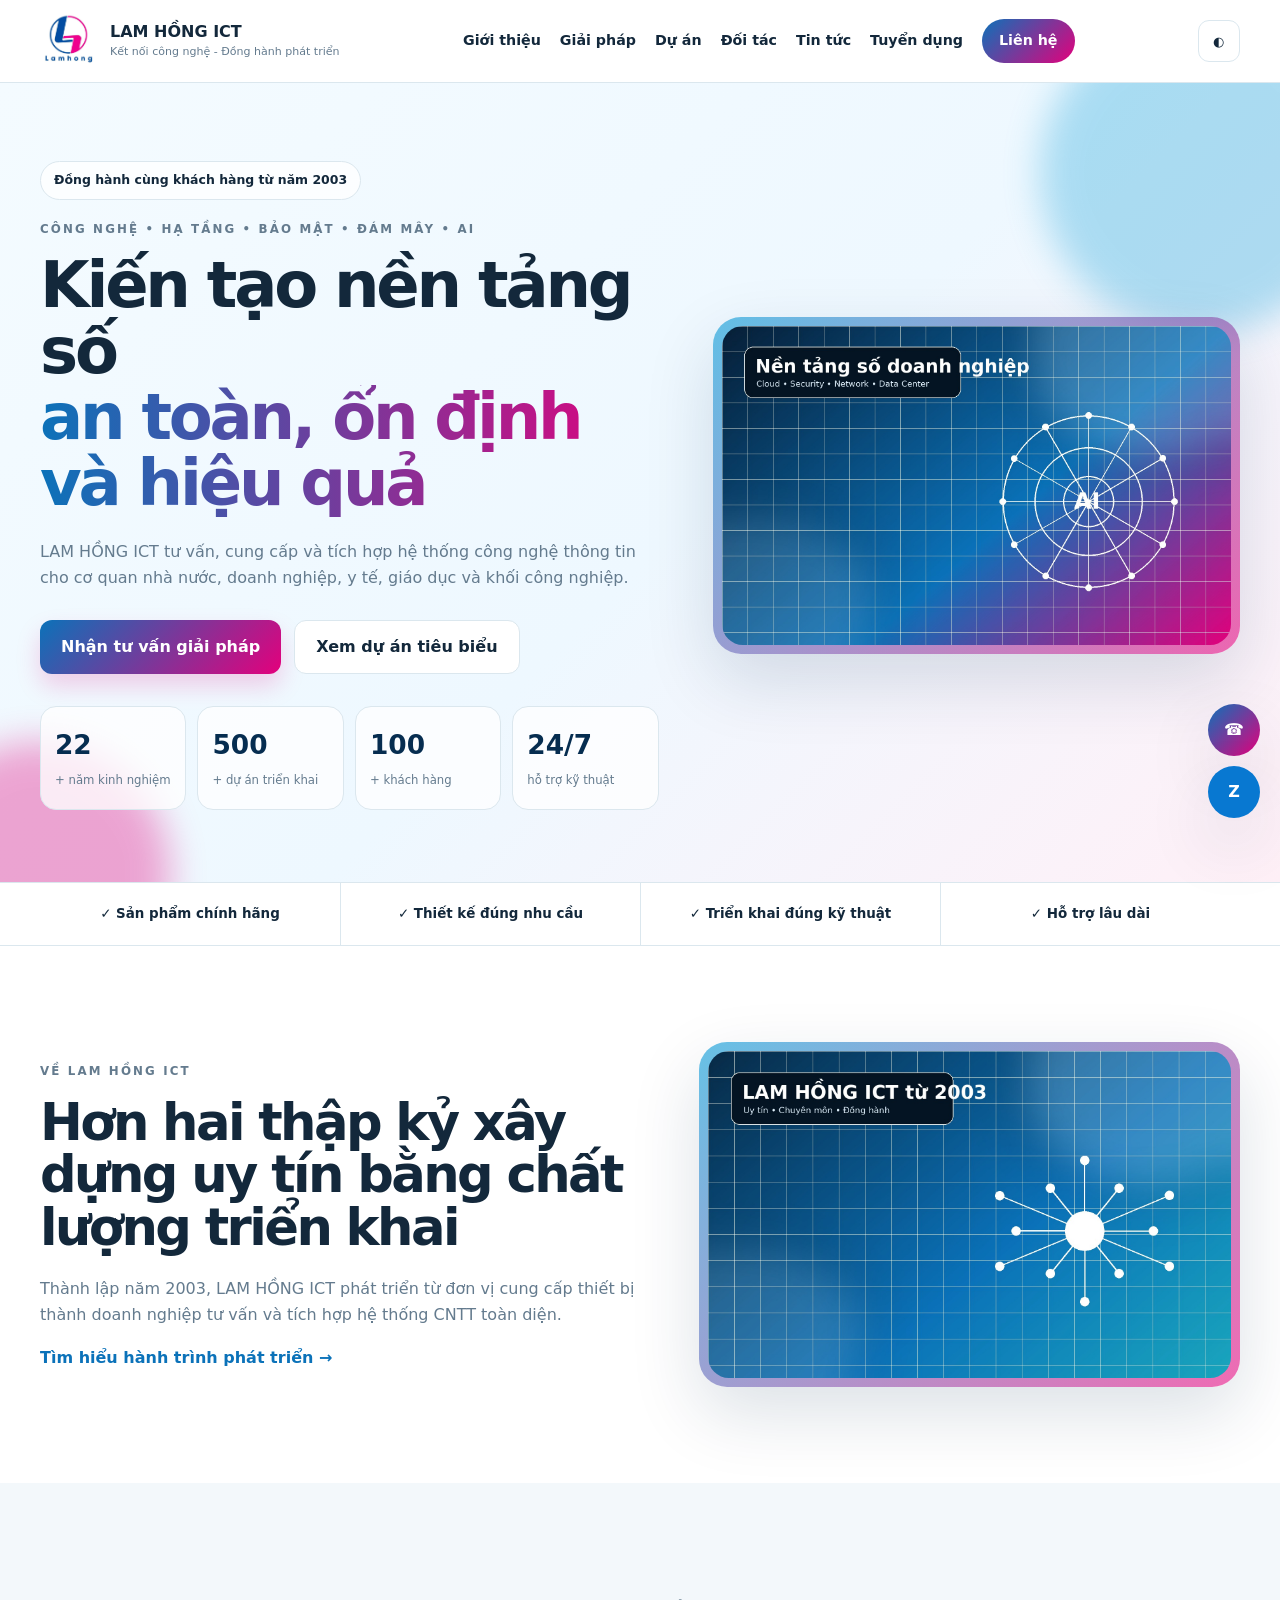
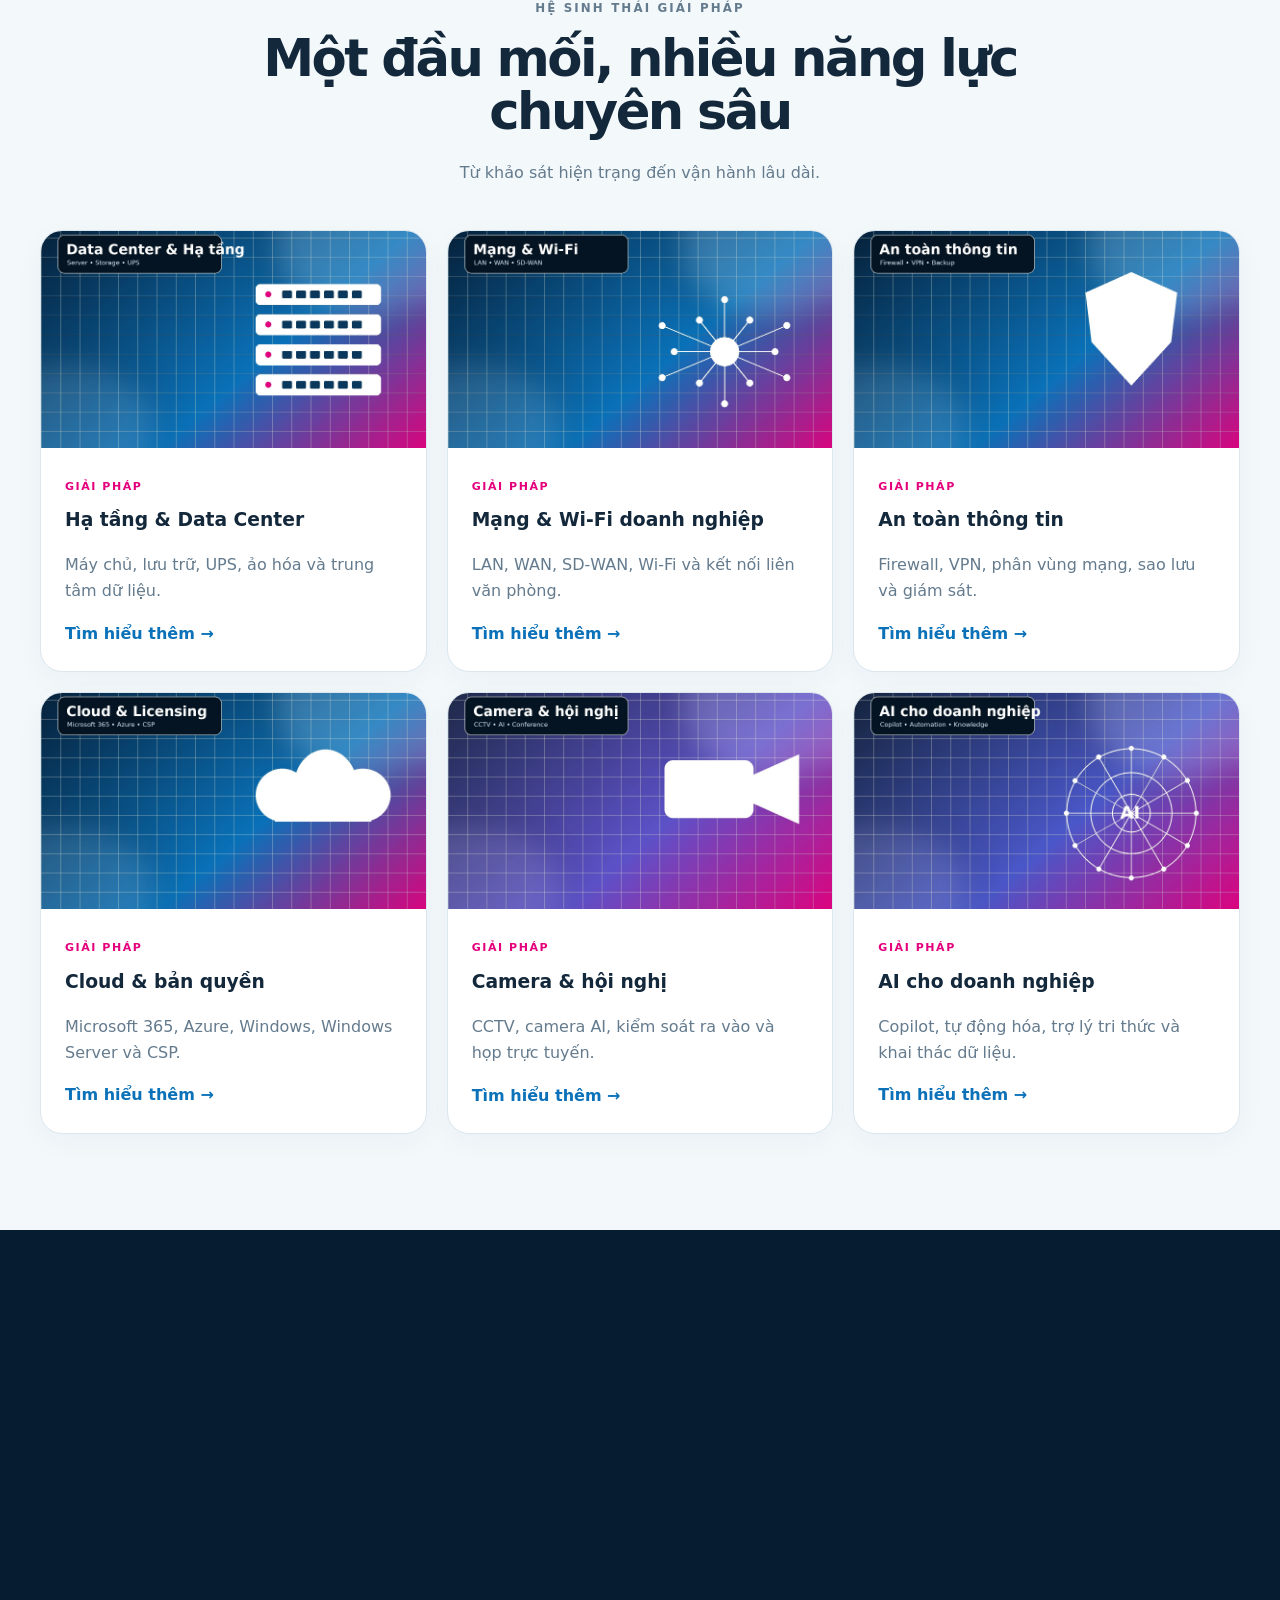
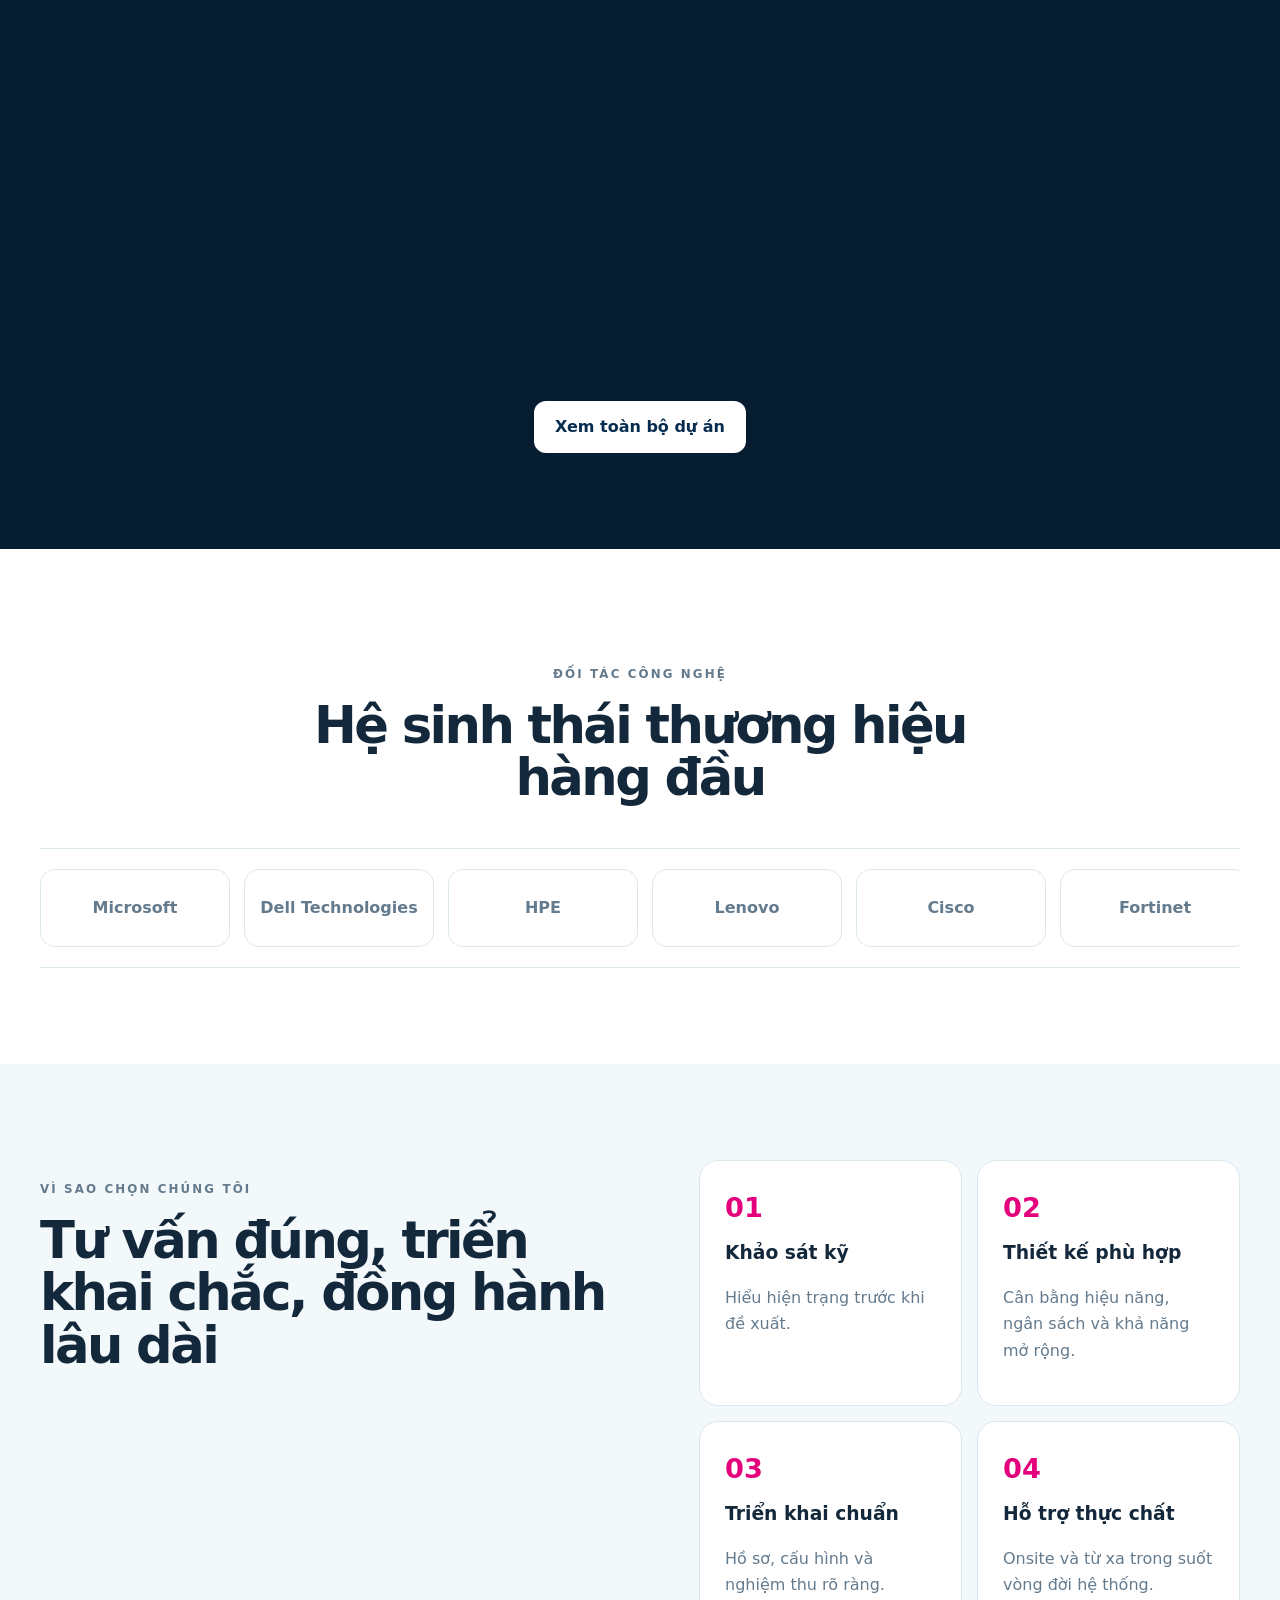
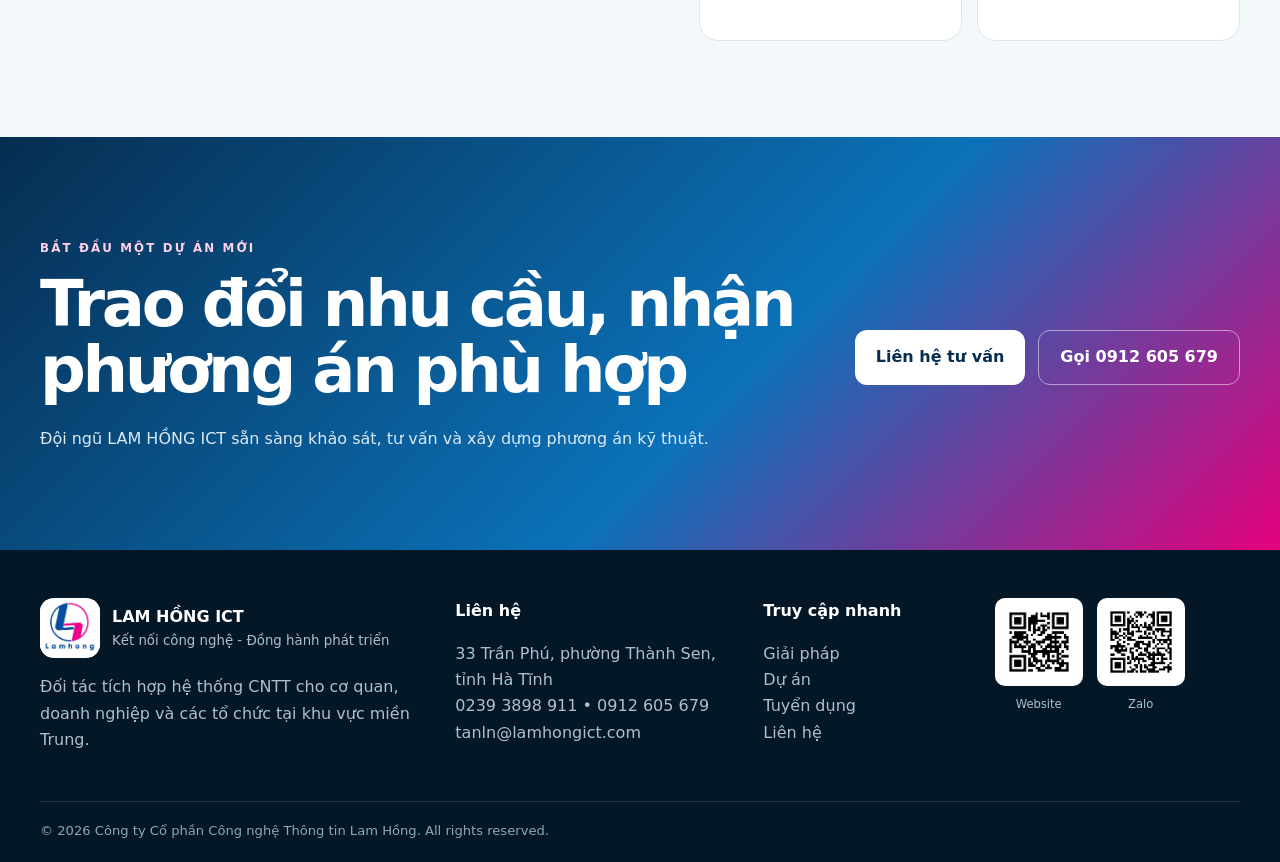
<file: index.html>
<!doctype html><html lang="vi"><head><meta charset="utf-8"><meta name="viewport" content="width=device-width,initial-scale=1">
<meta name="theme-color" content="#062d50"><meta name="robots" content="index,follow">
<link rel="icon" href="logo.jpg"><link rel="apple-touch-icon" href="logo.jpg">
<link rel="manifest" href="manifest.webmanifest"><link rel="stylesheet" href="style.css">
<meta property="og:type" content="website"><meta property="og:site_name" content="LAM HỒNG ICT">
<meta property="og:image" content="https://www.lamhongict.com/hero.jpg">
<meta name="twitter:card" content="summary_large_image">
<title>LAM HỒNG ICT | Giải pháp công nghệ toàn diện</title><meta name="description" content="Tư vấn, cung cấp và tích hợp hệ thống CNTT cho cơ quan và doanh nghiệp.">
<link rel="canonical" href="https://www.lamhongict.com/"><meta property="og:title" content="LAM HỒNG ICT | Giải pháp công nghệ toàn diện"><meta property="og:description" content="Tư vấn, cung cấp và tích hợp hệ thống CNTT cho cơ quan và doanh nghiệp."><meta property="og:url" content="https://www.lamhongict.com/">
<script type="application/ld+json">{"@context": "https://schema.org", "@type": "Organization", "name": "Công ty Cổ phần Công nghệ Thông tin Lam Hồng", "alternateName": "LAM HỒNG ICT", "url": "https://www.lamhongict.com", "logo": "https://www.lamhongict.com/logo.jpg", "email": "tanln@lamhongict.com", "telephone": "+84-912-605-679", "address": {"@type": "PostalAddress", "streetAddress": "33 Trần Phú", "addressLocality": "Thành Sen", "addressRegion": "Hà Tĩnh", "addressCountry": "VN"}, "foundingDate": "2003"}</script></head>
<body><div class="page-progress"></div><header class="site-header"><div class="container nav-wrap">
<a class="brand" href="index.html"><img src="logo.jpg" alt="Logo LAM HỒNG ICT"><span><strong>LAM HỒNG ICT</strong><small>Kết nối công nghệ - Đồng hành phát triển</small></span></a>
<button class="nav-toggle" aria-label="Mở menu" aria-expanded="false"><i></i><i></i><i></i></button>
<nav class="main-nav"><a href="about.html">Giới thiệu</a><a href="solutions.html">Giải pháp</a><a href="projects.html">Dự án</a><a href="partners.html">Đối tác</a><a href="news.html">Tin tức</a><a href="careers.html">Tuyển dụng</a><a class="nav-cta" href="contact.html">Liên hệ</a></nav>
<div class="nav-actions"><button class="theme-toggle" aria-label="Đổi giao diện">◐</button></div></div></header><main>
<section class="hero"><div class="hero-orb orb1"></div><div class="hero-orb orb2"></div><div class="container hero-grid">
<div class="hero-copy reveal"><span class="pill">Đồng hành cùng khách hàng từ năm 2003</span><p class="eyebrow">CÔNG NGHỆ • HẠ TẦNG • BẢO MẬT • ĐÁM MÂY • AI</p>
<h1>Kiến tạo nền tảng số <em>an toàn, ổn định và hiệu quả</em></h1>
<p>LAM HỒNG ICT tư vấn, cung cấp và tích hợp hệ thống công nghệ thông tin cho cơ quan nhà nước, doanh nghiệp, y tế, giáo dục và khối công nghiệp.</p>
<div class="actions"><a class="btn primary" href="contact.html">Nhận tư vấn giải pháp</a><a class="btn secondary" href="projects.html">Xem dự án tiêu biểu</a></div>
<div class="metrics"><article><strong data-count="22">0</strong><span>+ năm kinh nghiệm</span></article><article><strong data-count="500">0</strong><span>+ dự án triển khai</span></article><article><strong data-count="100">0</strong><span>+ khách hàng</span></article><article><strong>24/7</strong><span>hỗ trợ kỹ thuật</span></article></div>
</div><div class="media-frame hero-media reveal"><img src="hero.jpg" alt="Nền tảng số doanh nghiệp"></div></div></section>
<section class="trustbar"><div class="container"><span>✓ Sản phẩm chính hãng</span><span>✓ Thiết kế đúng nhu cầu</span><span>✓ Triển khai đúng kỹ thuật</span><span>✓ Hỗ trợ lâu dài</span></div></section>
<section class="section"><div class="container split"><div class="heading reveal"><p class="eyebrow">VỀ LAM HỒNG ICT</p><h2>Hơn hai thập kỷ xây dựng uy tín bằng chất lượng triển khai</h2><p>Thành lập năm 2003, LAM HỒNG ICT phát triển từ đơn vị cung cấp thiết bị thành doanh nghiệp tư vấn và tích hợp hệ thống CNTT toàn diện.</p><a class="text-link" href="about.html">Tìm hiểu hành trình phát triển →</a></div><div class="media-frame reveal"><img src="about.jpg" alt=""></div></div></section>
<section class="section soft"><div class="container"><div class="heading center reveal"><p class="eyebrow">HỆ SINH THÁI GIẢI PHÁP</p><h2>Một đầu mối, nhiều năng lực chuyên sâu</h2><p>Từ khảo sát hiện trạng đến vận hành lâu dài.</p></div><div class="visual-grid"><a class="visual-card reveal" href="solutions.html"><img src="solution-server.jpg" loading="lazy"><div><span class="card-kicker">GIẢI PHÁP</span><h3>Hạ tầng & Data Center</h3><p>Máy chủ, lưu trữ, UPS, ảo hóa và trung tâm dữ liệu.</p><b>Tìm hiểu thêm →</b></div></a><a class="visual-card reveal" href="solutions.html"><img src="solution-network.jpg" loading="lazy"><div><span class="card-kicker">GIẢI PHÁP</span><h3>Mạng & Wi‑Fi doanh nghiệp</h3><p>LAN, WAN, SD‑WAN, Wi‑Fi và kết nối liên văn phòng.</p><b>Tìm hiểu thêm →</b></div></a><a class="visual-card reveal" href="solutions.html"><img src="solution-security.jpg" loading="lazy"><div><span class="card-kicker">GIẢI PHÁP</span><h3>An toàn thông tin</h3><p>Firewall, VPN, phân vùng mạng, sao lưu và giám sát.</p><b>Tìm hiểu thêm →</b></div></a><a class="visual-card reveal" href="solutions.html"><img src="solution-cloud.jpg" loading="lazy"><div><span class="card-kicker">GIẢI PHÁP</span><h3>Cloud & bản quyền</h3><p>Microsoft 365, Azure, Windows, Windows Server và CSP.</p><b>Tìm hiểu thêm →</b></div></a><a class="visual-card reveal" href="solutions.html"><img src="solution-camera.jpg" loading="lazy"><div><span class="card-kicker">GIẢI PHÁP</span><h3>Camera & hội nghị</h3><p>CCTV, camera AI, kiểm soát ra vào và họp trực tuyến.</p><b>Tìm hiểu thêm →</b></div></a><a class="visual-card reveal" href="solutions.html"><img src="solution-ai.jpg" loading="lazy"><div><span class="card-kicker">GIẢI PHÁP</span><h3>AI cho doanh nghiệp</h3><p>Copilot, tự động hóa, trợ lý tri thức và khai thác dữ liệu.</p><b>Tìm hiểu thêm →</b></div></a></div></div></section>
<section class="section dark"><div class="container"><div class="heading reveal"><p class="eyebrow">DỰ ÁN TIÊU BIỂU</p><h2>Kinh nghiệm triển khai đa ngành</h2><p>Năng lực được kiểm chứng qua các dự án thực tế.</p></div><div class="project-grid"><article class="project-card reveal"><img src="project-gov.jpg" loading="lazy"><div><small>CƠ QUAN NHÀ NƯỚC</small><h3>Hải quan & đơn vị hành chính</h3><p>Hạ tầng mạng, máy chủ, lưu trữ, bảo mật và camera.</p></div></article><article class="project-card reveal"><img src="project-energy.jpg" loading="lazy"><div><small>NĂNG LƯỢNG</small><h3>PV Power TSC miền Trung</h3><p>Firewall, kết nối liên văn phòng, NAS và chuẩn hóa vận hành.</p></div></article><article class="project-card reveal"><img src="project-energy.jpg" loading="lazy"><div><small>CÔNG NGHIỆP</small><h3>Nhiệt điện Vũng Áng II</h3><p>Camera, cáp quang, wireless bridge và hạ tầng giám sát ngoài trời.</p></div></article></div><div class="center"><a class="btn light" href="projects.html">Xem toàn bộ dự án</a></div></div></section>
<section class="section"><div class="container"><div class="heading center reveal"><p class="eyebrow">ĐỐI TÁC CÔNG NGHỆ</p><h2>Hệ sinh thái thương hiệu hàng đầu</h2></div><div class="logo-marquee"><div class="logo-track"><span>Microsoft</span><span>Dell Technologies</span><span>HPE</span><span>Lenovo</span><span>Cisco</span><span>Fortinet</span><span>Synology</span><span>Ubiquiti</span><span>Ruijie</span><span>MikroTik</span><span>Hikvision</span><span>APC</span><span>Canon</span><span>HP</span><span>Brother</span><span>Epson</span><span>Microsoft</span><span>Dell Technologies</span><span>HPE</span><span>Lenovo</span><span>Cisco</span><span>Fortinet</span><span>Synology</span><span>Ubiquiti</span><span>Ruijie</span><span>MikroTik</span><span>Hikvision</span><span>APC</span><span>Canon</span><span>HP</span><span>Brother</span><span>Epson</span></div></div></div></section>
<section class="section soft"><div class="container why-grid"><div class="heading reveal"><p class="eyebrow">VÌ SAO CHỌN CHÚNG TÔI</p><h2>Tư vấn đúng, triển khai chắc, đồng hành lâu dài</h2></div><div class="why-cards"><article><b>01</b><h3>Khảo sát kỹ</h3><p>Hiểu hiện trạng trước khi đề xuất.</p></article><article><b>02</b><h3>Thiết kế phù hợp</h3><p>Cân bằng hiệu năng, ngân sách và khả năng mở rộng.</p></article><article><b>03</b><h3>Triển khai chuẩn</h3><p>Hồ sơ, cấu hình và nghiệm thu rõ ràng.</p></article><article><b>04</b><h3>Hỗ trợ thực chất</h3><p>Onsite và từ xa trong suốt vòng đời hệ thống.</p></article></div></div></section>
<section class="cta"><div class="container cta-grid"><div><p class="eyebrow">BẮT ĐẦU MỘT DỰ ÁN MỚI</p><h2>Trao đổi nhu cầu, nhận phương án phù hợp</h2><p>Đội ngũ LAM HỒNG ICT sẵn sàng khảo sát, tư vấn và xây dựng phương án kỹ thuật.</p></div><div class="actions"><a class="btn light" href="contact.html">Liên hệ tư vấn</a><a class="btn outline" href="tel:+84912605679">Gọi 0912 605 679</a></div></div></section>
</main><footer class="site-footer"><div class="container footer-grid">
<div class="footer-about"><div class="footer-brand"><img src="logo.jpg" alt=""><div><strong>LAM HỒNG ICT</strong><small>Kết nối công nghệ - Đồng hành phát triển</small></div></div><p>Đối tác tích hợp hệ thống CNTT cho cơ quan, doanh nghiệp và các tổ chức tại khu vực miền Trung.</p></div>
<div><strong>Liên hệ</strong><p>33 Trần Phú, phường Thành Sen, tỉnh Hà Tĩnh<br>0239 3898 911 • 0912 605 679<br><a href="mailto:tanln@lamhongict.com">tanln@lamhongict.com</a></p></div>
<div><strong>Truy cập nhanh</strong><p><a href="solutions.html">Giải pháp</a><br><a href="projects.html">Dự án</a><br><a href="careers.html">Tuyển dụng</a><br><a href="contact.html">Liên hệ</a></p></div>
<div class="qr-group"><figure><img src="qr-website.png"><figcaption>Website</figcaption></figure><figure><img src="qr-zalo.png"><figcaption>Zalo</figcaption></figure></div>
</div><div class="container copyright">© 2026 Công ty Cổ phần Công nghệ Thông tin Lam Hồng. All rights reserved.</div></footer>
<div class="float-stack"><a class="float-btn" href="tel:+84912605679" aria-label="Gọi điện">☎</a><a class="float-btn zalo" href="https://zalo.me/84912605679" target="_blank" rel="noopener" aria-label="Zalo">Z</a><button class="float-btn back-top" aria-label="Lên đầu trang">↑</button></div>
<script src="main.js"></script></body></html>
</file>
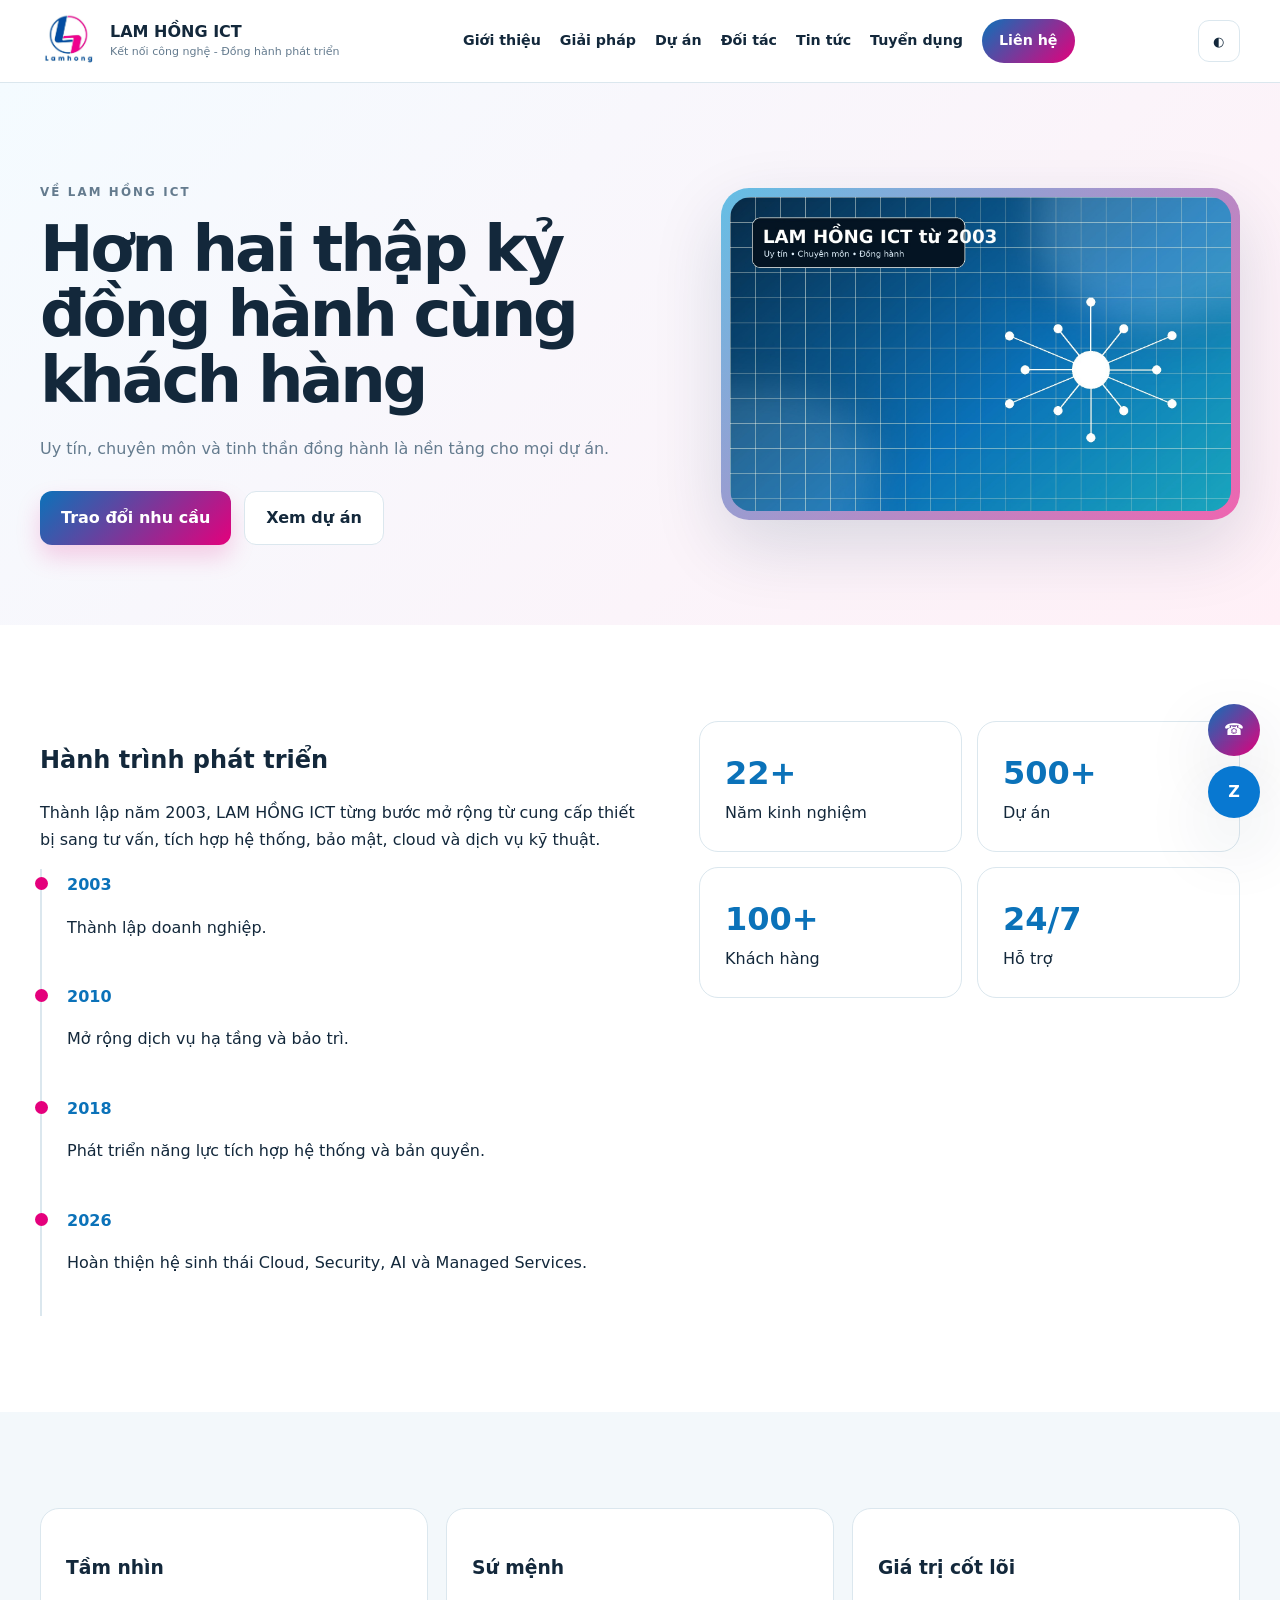
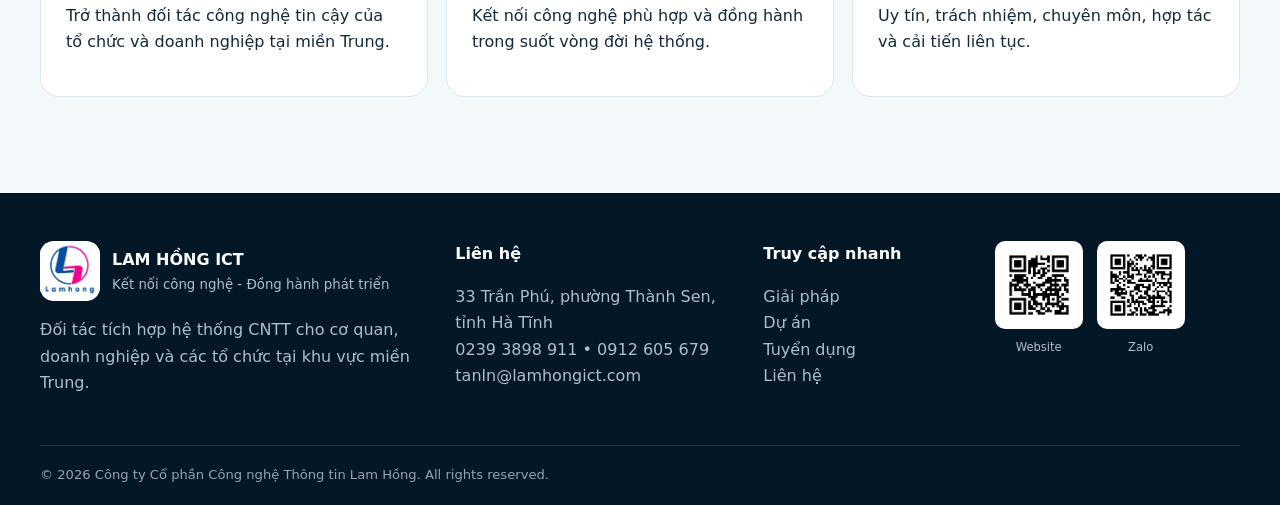
<file: about.html>
<!doctype html><html lang="vi"><head><meta charset="utf-8"><meta name="viewport" content="width=device-width,initial-scale=1">
<meta name="theme-color" content="#062d50"><meta name="robots" content="index,follow">
<link rel="icon" href="logo.jpg"><link rel="apple-touch-icon" href="logo.jpg">
<link rel="manifest" href="manifest.webmanifest"><link rel="stylesheet" href="style.css">
<meta property="og:type" content="website"><meta property="og:site_name" content="LAM HỒNG ICT">
<meta property="og:image" content="https://www.lamhongict.com/hero.jpg">
<meta name="twitter:card" content="summary_large_image">
<title>Giới thiệu | LAM HỒNG ICT</title><meta name="description" content="Hành trình phát triển và năng lực của LAM HỒNG ICT.">
<link rel="canonical" href="https://www.lamhongict.com/about.html"><meta property="og:title" content="Giới thiệu | LAM HỒNG ICT"><meta property="og:description" content="Hành trình phát triển và năng lực của LAM HỒNG ICT."><meta property="og:url" content="https://www.lamhongict.com/about.html">
<script type="application/ld+json">{"@context": "https://schema.org", "@type": "Organization", "name": "Công ty Cổ phần Công nghệ Thông tin Lam Hồng", "alternateName": "LAM HỒNG ICT", "url": "https://www.lamhongict.com", "logo": "https://www.lamhongict.com/logo.jpg", "email": "tanln@lamhongict.com", "telephone": "+84-912-605-679", "address": {"@type": "PostalAddress", "streetAddress": "33 Trần Phú", "addressLocality": "Thành Sen", "addressRegion": "Hà Tĩnh", "addressCountry": "VN"}, "foundingDate": "2003"}</script></head>
<body><div class="page-progress"></div><header class="site-header"><div class="container nav-wrap">
<a class="brand" href="index.html"><img src="logo.jpg" alt="Logo LAM HỒNG ICT"><span><strong>LAM HỒNG ICT</strong><small>Kết nối công nghệ - Đồng hành phát triển</small></span></a>
<button class="nav-toggle" aria-label="Mở menu" aria-expanded="false"><i></i><i></i><i></i></button>
<nav class="main-nav"><a href="about.html">Giới thiệu</a><a href="solutions.html">Giải pháp</a><a href="projects.html">Dự án</a><a href="partners.html">Đối tác</a><a href="news.html">Tin tức</a><a href="careers.html">Tuyển dụng</a><a class="nav-cta" href="contact.html">Liên hệ</a></nav>
<div class="nav-actions"><button class="theme-toggle" aria-label="Đổi giao diện">◐</button></div></div></header><main><section class="page-hero"><div class="container page-hero-grid">
<div class="reveal"><p class="eyebrow">VỀ LAM HỒNG ICT</p><h1>Hơn hai thập kỷ đồng hành cùng khách hàng</h1><p>Uy tín, chuyên môn và tinh thần đồng hành là nền tảng cho mọi dự án.</p><div class="actions"><a class="btn primary" href="contact.html">Trao đổi nhu cầu</a><a class="btn secondary" href="projects.html">Xem dự án</a></div></div>
<div class="media-frame reveal"><img src="about.jpg" alt="" loading="eager"></div></div></section>
<section class="section"><div class="container prose-grid"><div><h2>Hành trình phát triển</h2><p>Thành lập năm 2003, LAM HỒNG ICT từng bước mở rộng từ cung cấp thiết bị sang tư vấn, tích hợp hệ thống, bảo mật, cloud và dịch vụ kỹ thuật.</p><div class="timeline"><article><b>2003</b><p>Thành lập doanh nghiệp.</p></article><article><b>2010</b><p>Mở rộng dịch vụ hạ tầng và bảo trì.</p></article><article><b>2018</b><p>Phát triển năng lực tích hợp hệ thống và bản quyền.</p></article><article><b>2026</b><p>Hoàn thiện hệ sinh thái Cloud, Security, AI và Managed Services.</p></article></div></div><div class="facts"><article><strong>22+</strong><span>Năm kinh nghiệm</span></article><article><strong>500+</strong><span>Dự án</span></article><article><strong>100+</strong><span>Khách hàng</span></article><article><strong>24/7</strong><span>Hỗ trợ</span></article></div></div></section>
<section class="section soft"><div class="container values-grid"><article><h3>Tầm nhìn</h3><p>Trở thành đối tác công nghệ tin cậy của tổ chức và doanh nghiệp tại miền Trung.</p></article><article><h3>Sứ mệnh</h3><p>Kết nối công nghệ phù hợp và đồng hành trong suốt vòng đời hệ thống.</p></article><article><h3>Giá trị cốt lõi</h3><p>Uy tín, trách nhiệm, chuyên môn, hợp tác và cải tiến liên tục.</p></article></div></section></main><footer class="site-footer"><div class="container footer-grid">
<div class="footer-about"><div class="footer-brand"><img src="logo.jpg" alt=""><div><strong>LAM HỒNG ICT</strong><small>Kết nối công nghệ - Đồng hành phát triển</small></div></div><p>Đối tác tích hợp hệ thống CNTT cho cơ quan, doanh nghiệp và các tổ chức tại khu vực miền Trung.</p></div>
<div><strong>Liên hệ</strong><p>33 Trần Phú, phường Thành Sen, tỉnh Hà Tĩnh<br>0239 3898 911 • 0912 605 679<br><a href="mailto:tanln@lamhongict.com">tanln@lamhongict.com</a></p></div>
<div><strong>Truy cập nhanh</strong><p><a href="solutions.html">Giải pháp</a><br><a href="projects.html">Dự án</a><br><a href="careers.html">Tuyển dụng</a><br><a href="contact.html">Liên hệ</a></p></div>
<div class="qr-group"><figure><img src="qr-website.png"><figcaption>Website</figcaption></figure><figure><img src="qr-zalo.png"><figcaption>Zalo</figcaption></figure></div>
</div><div class="container copyright">© 2026 Công ty Cổ phần Công nghệ Thông tin Lam Hồng. All rights reserved.</div></footer>
<div class="float-stack"><a class="float-btn" href="tel:+84912605679" aria-label="Gọi điện">☎</a><a class="float-btn zalo" href="https://zalo.me/84912605679" target="_blank" rel="noopener" aria-label="Zalo">Z</a><button class="float-btn back-top" aria-label="Lên đầu trang">↑</button></div>
<script src="main.js"></script></body></html>
</file>
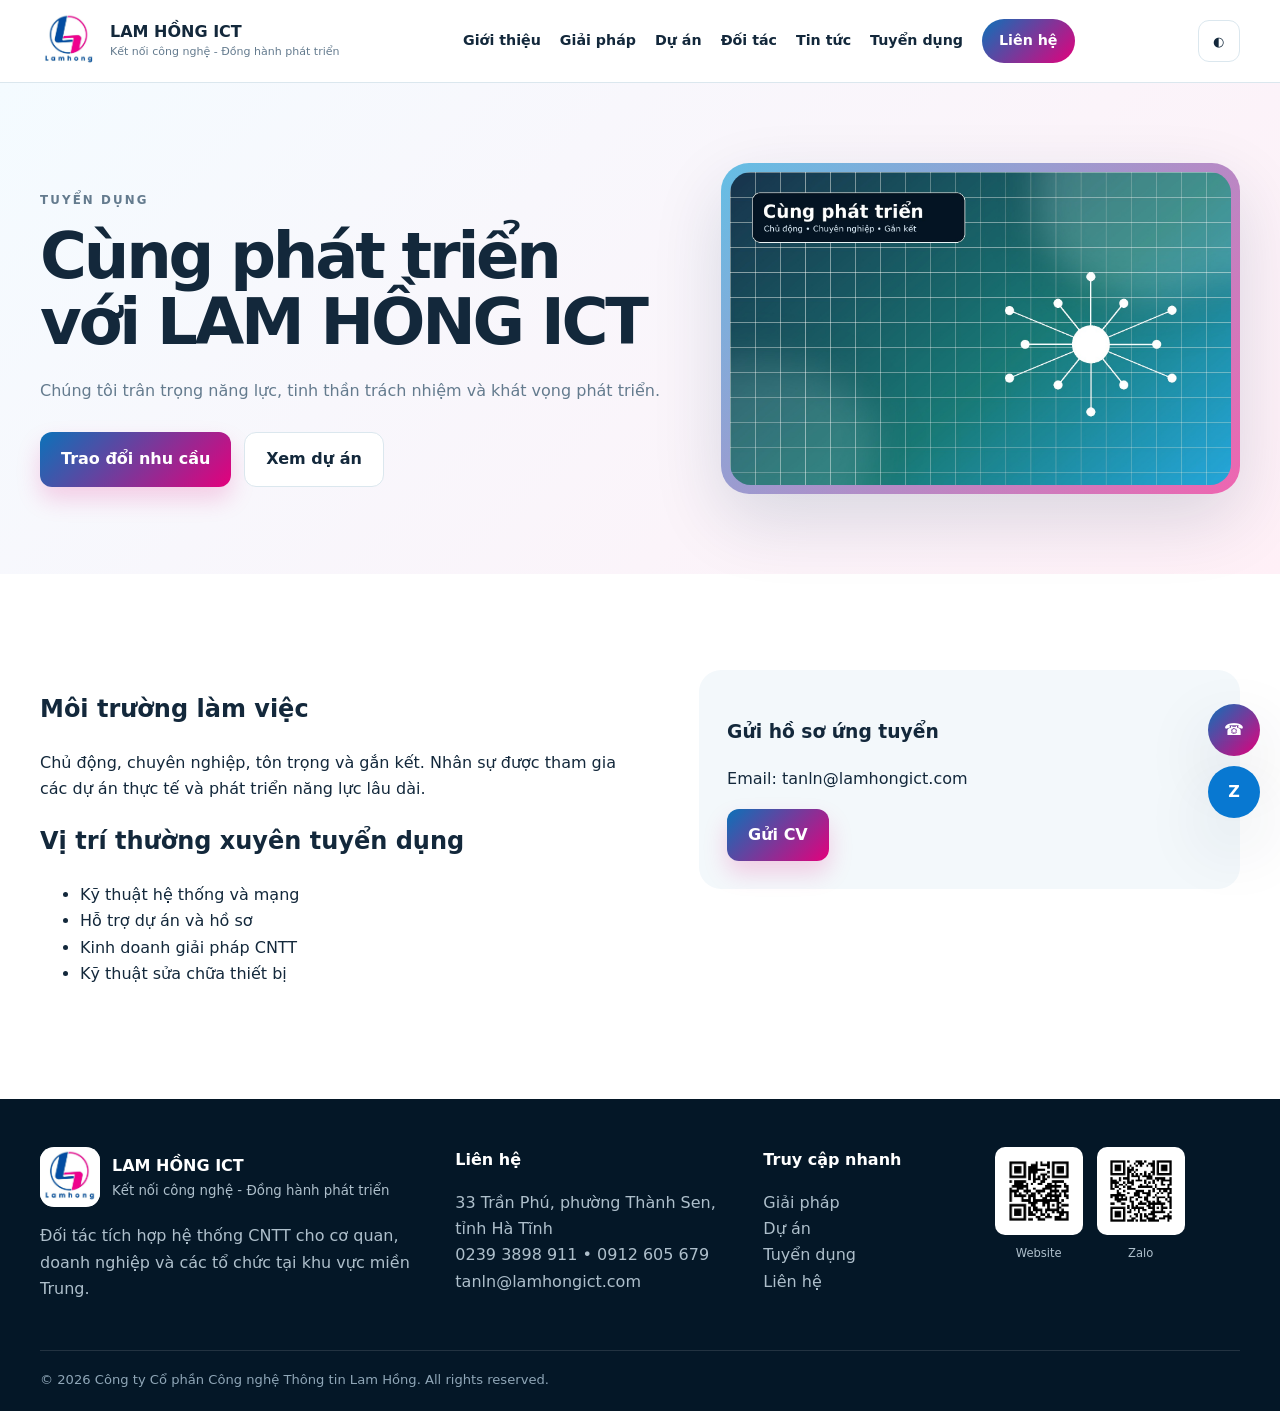
<file: careers.html>
<!doctype html><html lang="vi"><head><meta charset="utf-8"><meta name="viewport" content="width=device-width,initial-scale=1">
<meta name="theme-color" content="#062d50"><meta name="robots" content="index,follow">
<link rel="icon" href="logo.jpg"><link rel="apple-touch-icon" href="logo.jpg">
<link rel="manifest" href="manifest.webmanifest"><link rel="stylesheet" href="style.css">
<meta property="og:type" content="website"><meta property="og:site_name" content="LAM HỒNG ICT">
<meta property="og:image" content="https://www.lamhongict.com/hero.jpg">
<meta name="twitter:card" content="summary_large_image">
<title>Tuyển dụng | LAM HỒNG ICT</title><meta name="description" content="Cơ hội nghề nghiệp tại LAM HỒNG ICT.">
<link rel="canonical" href="https://www.lamhongict.com/careers.html"><meta property="og:title" content="Tuyển dụng | LAM HỒNG ICT"><meta property="og:description" content="Cơ hội nghề nghiệp tại LAM HỒNG ICT."><meta property="og:url" content="https://www.lamhongict.com/careers.html">
<script type="application/ld+json">{"@context": "https://schema.org", "@type": "Organization", "name": "Công ty Cổ phần Công nghệ Thông tin Lam Hồng", "alternateName": "LAM HỒNG ICT", "url": "https://www.lamhongict.com", "logo": "https://www.lamhongict.com/logo.jpg", "email": "tanln@lamhongict.com", "telephone": "+84-912-605-679", "address": {"@type": "PostalAddress", "streetAddress": "33 Trần Phú", "addressLocality": "Thành Sen", "addressRegion": "Hà Tĩnh", "addressCountry": "VN"}, "foundingDate": "2003"}</script></head>
<body><div class="page-progress"></div><header class="site-header"><div class="container nav-wrap">
<a class="brand" href="index.html"><img src="logo.jpg" alt="Logo LAM HỒNG ICT"><span><strong>LAM HỒNG ICT</strong><small>Kết nối công nghệ - Đồng hành phát triển</small></span></a>
<button class="nav-toggle" aria-label="Mở menu" aria-expanded="false"><i></i><i></i><i></i></button>
<nav class="main-nav"><a href="about.html">Giới thiệu</a><a href="solutions.html">Giải pháp</a><a href="projects.html">Dự án</a><a href="partners.html">Đối tác</a><a href="news.html">Tin tức</a><a href="careers.html">Tuyển dụng</a><a class="nav-cta" href="contact.html">Liên hệ</a></nav>
<div class="nav-actions"><button class="theme-toggle" aria-label="Đổi giao diện">◐</button></div></div></header><main><section class="page-hero"><div class="container page-hero-grid">
<div class="reveal"><p class="eyebrow">TUYỂN DỤNG</p><h1>Cùng phát triển với LAM HỒNG ICT</h1><p>Chúng tôi trân trọng năng lực, tinh thần trách nhiệm và khát vọng phát triển.</p><div class="actions"><a class="btn primary" href="contact.html">Trao đổi nhu cầu</a><a class="btn secondary" href="projects.html">Xem dự án</a></div></div>
<div class="media-frame reveal"><img src="career.jpg" alt="" loading="eager"></div></div></section>
<section class="section"><div class="container prose-grid"><div><h2>Môi trường làm việc</h2><p>Chủ động, chuyên nghiệp, tôn trọng và gắn kết. Nhân sự được tham gia các dự án thực tế và phát triển năng lực lâu dài.</p><h2>Vị trí thường xuyên tuyển dụng</h2><ul><li>Kỹ thuật hệ thống và mạng</li><li>Hỗ trợ dự án và hồ sơ</li><li>Kinh doanh giải pháp CNTT</li><li>Kỹ thuật sửa chữa thiết bị</li></ul></div><div class="contact-box"><h3>Gửi hồ sơ ứng tuyển</h3><p>Email: tanln@lamhongict.com</p><a class="btn primary" href="mailto:tanln@lamhongict.com?subject=Ứng tuyển tại LAM HỒNG ICT">Gửi CV</a></div></div></section></main><footer class="site-footer"><div class="container footer-grid">
<div class="footer-about"><div class="footer-brand"><img src="logo.jpg" alt=""><div><strong>LAM HỒNG ICT</strong><small>Kết nối công nghệ - Đồng hành phát triển</small></div></div><p>Đối tác tích hợp hệ thống CNTT cho cơ quan, doanh nghiệp và các tổ chức tại khu vực miền Trung.</p></div>
<div><strong>Liên hệ</strong><p>33 Trần Phú, phường Thành Sen, tỉnh Hà Tĩnh<br>0239 3898 911 • 0912 605 679<br><a href="mailto:tanln@lamhongict.com">tanln@lamhongict.com</a></p></div>
<div><strong>Truy cập nhanh</strong><p><a href="solutions.html">Giải pháp</a><br><a href="projects.html">Dự án</a><br><a href="careers.html">Tuyển dụng</a><br><a href="contact.html">Liên hệ</a></p></div>
<div class="qr-group"><figure><img src="qr-website.png"><figcaption>Website</figcaption></figure><figure><img src="qr-zalo.png"><figcaption>Zalo</figcaption></figure></div>
</div><div class="container copyright">© 2026 Công ty Cổ phần Công nghệ Thông tin Lam Hồng. All rights reserved.</div></footer>
<div class="float-stack"><a class="float-btn" href="tel:+84912605679" aria-label="Gọi điện">☎</a><a class="float-btn zalo" href="https://zalo.me/84912605679" target="_blank" rel="noopener" aria-label="Zalo">Z</a><button class="float-btn back-top" aria-label="Lên đầu trang">↑</button></div>
<script src="main.js"></script></body></html>
</file>
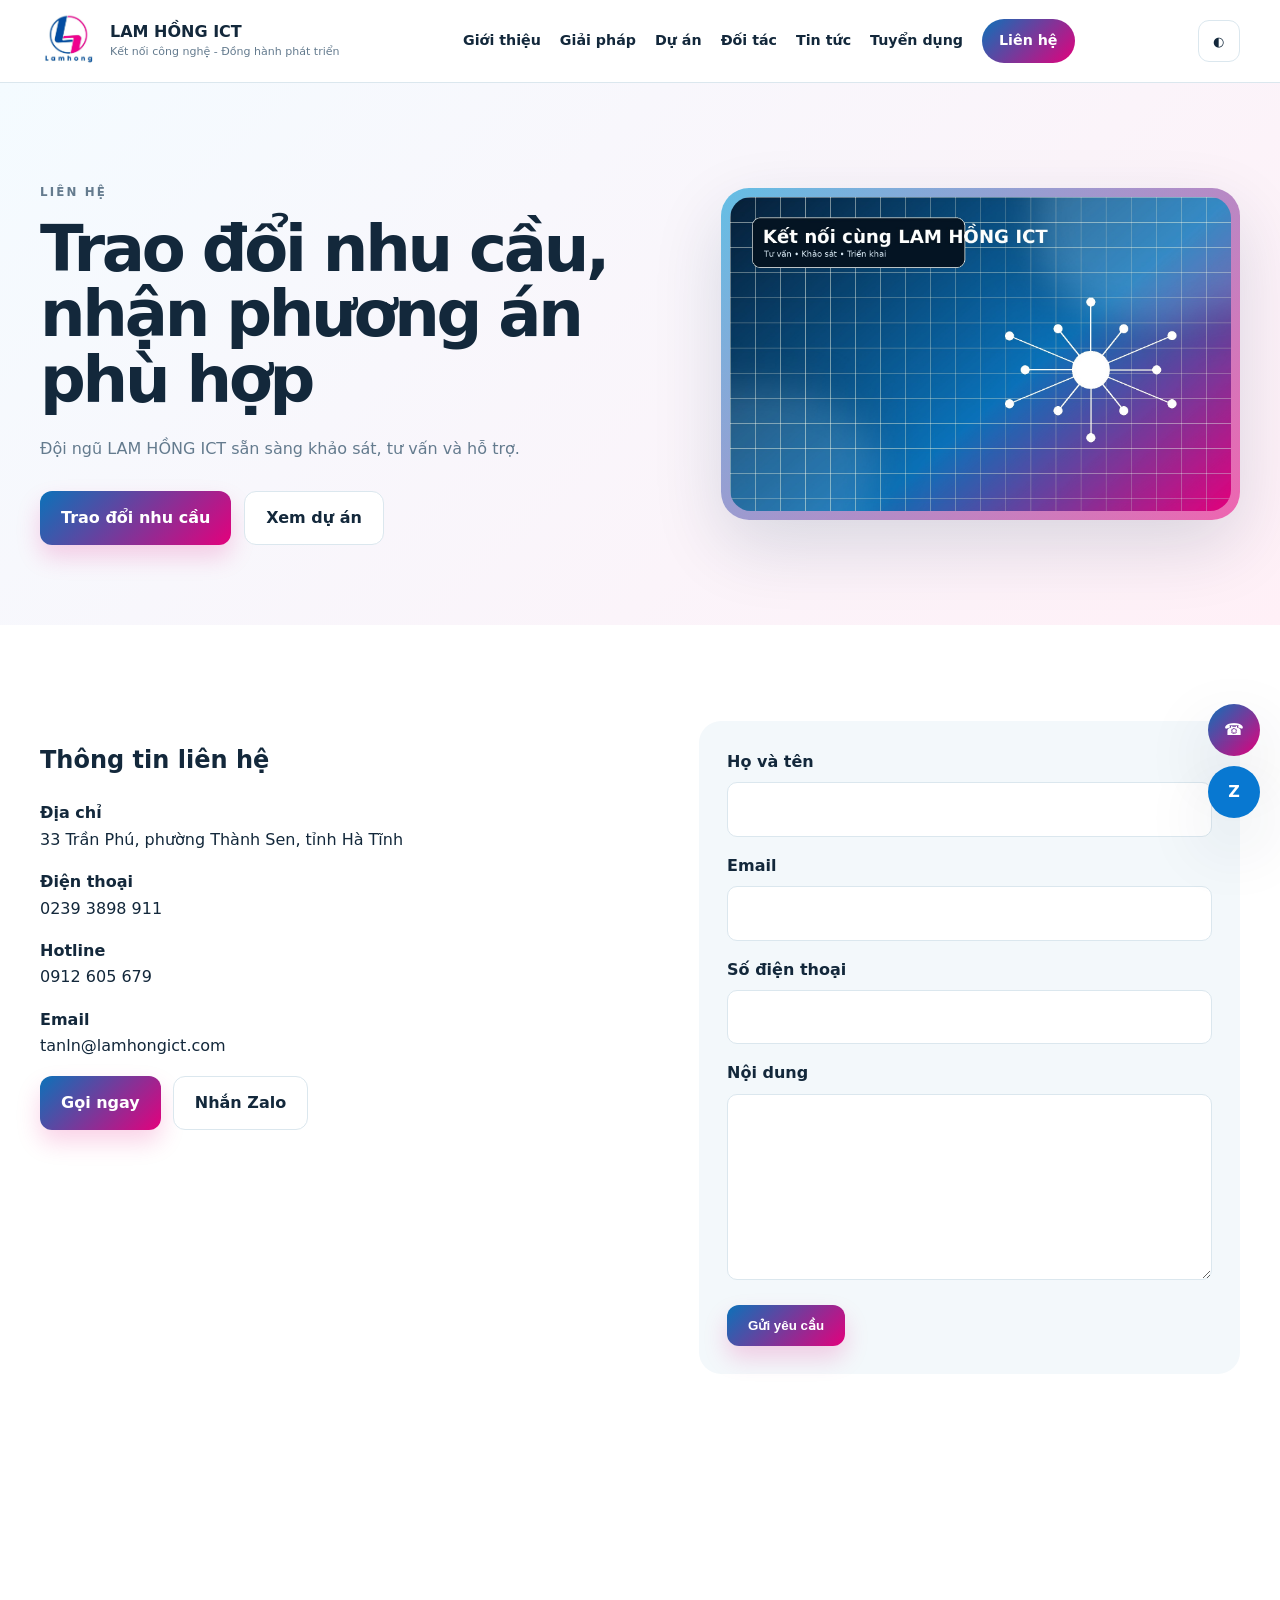
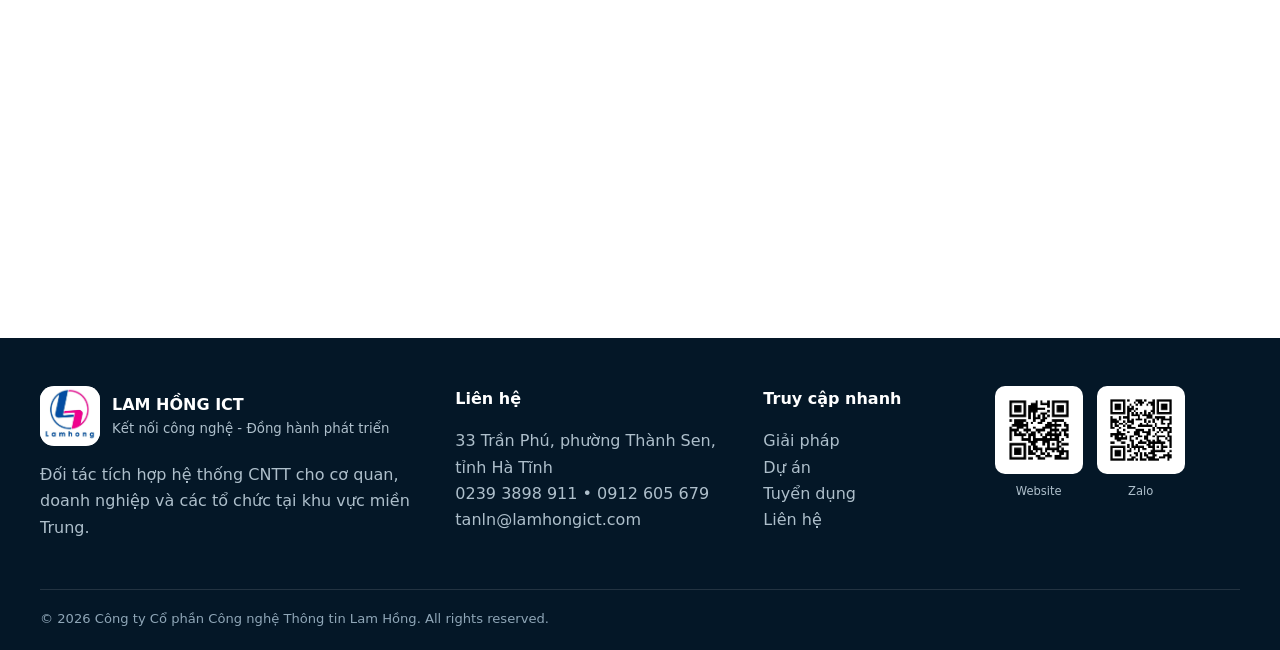
<file: contact.html>
<!doctype html><html lang="vi"><head><meta charset="utf-8"><meta name="viewport" content="width=device-width,initial-scale=1">
<meta name="theme-color" content="#062d50"><meta name="robots" content="index,follow">
<link rel="icon" href="logo.jpg"><link rel="apple-touch-icon" href="logo.jpg">
<link rel="manifest" href="manifest.webmanifest"><link rel="stylesheet" href="style.css">
<meta property="og:type" content="website"><meta property="og:site_name" content="LAM HỒNG ICT">
<meta property="og:image" content="https://www.lamhongict.com/hero.jpg">
<meta name="twitter:card" content="summary_large_image">
<title>Liên hệ | LAM HỒNG ICT</title><meta name="description" content="Liên hệ tư vấn giải pháp CNTT.">
<link rel="canonical" href="https://www.lamhongict.com/contact.html"><meta property="og:title" content="Liên hệ | LAM HỒNG ICT"><meta property="og:description" content="Liên hệ tư vấn giải pháp CNTT."><meta property="og:url" content="https://www.lamhongict.com/contact.html">
<script type="application/ld+json">{"@context": "https://schema.org", "@type": "Organization", "name": "Công ty Cổ phần Công nghệ Thông tin Lam Hồng", "alternateName": "LAM HỒNG ICT", "url": "https://www.lamhongict.com", "logo": "https://www.lamhongict.com/logo.jpg", "email": "tanln@lamhongict.com", "telephone": "+84-912-605-679", "address": {"@type": "PostalAddress", "streetAddress": "33 Trần Phú", "addressLocality": "Thành Sen", "addressRegion": "Hà Tĩnh", "addressCountry": "VN"}, "foundingDate": "2003"}</script></head>
<body><div class="page-progress"></div><header class="site-header"><div class="container nav-wrap">
<a class="brand" href="index.html"><img src="logo.jpg" alt="Logo LAM HỒNG ICT"><span><strong>LAM HỒNG ICT</strong><small>Kết nối công nghệ - Đồng hành phát triển</small></span></a>
<button class="nav-toggle" aria-label="Mở menu" aria-expanded="false"><i></i><i></i><i></i></button>
<nav class="main-nav"><a href="about.html">Giới thiệu</a><a href="solutions.html">Giải pháp</a><a href="projects.html">Dự án</a><a href="partners.html">Đối tác</a><a href="news.html">Tin tức</a><a href="careers.html">Tuyển dụng</a><a class="nav-cta" href="contact.html">Liên hệ</a></nav>
<div class="nav-actions"><button class="theme-toggle" aria-label="Đổi giao diện">◐</button></div></div></header><main><section class="page-hero"><div class="container page-hero-grid">
<div class="reveal"><p class="eyebrow">LIÊN HỆ</p><h1>Trao đổi nhu cầu, nhận phương án phù hợp</h1><p>Đội ngũ LAM HỒNG ICT sẵn sàng khảo sát, tư vấn và hỗ trợ.</p><div class="actions"><a class="btn primary" href="contact.html">Trao đổi nhu cầu</a><a class="btn secondary" href="projects.html">Xem dự án</a></div></div>
<div class="media-frame reveal"><img src="contact.jpg" alt="" loading="eager"></div></div></section>
<section class="section"><div class="container contact-grid"><div><h2>Thông tin liên hệ</h2><div class="contact-list"><p><strong>Địa chỉ</strong><br>33 Trần Phú, phường Thành Sen, tỉnh Hà Tĩnh</p><p><strong>Điện thoại</strong><br>0239 3898 911</p><p><strong>Hotline</strong><br>0912 605 679</p><p><strong>Email</strong><br>tanln@lamhongict.com</p></div><div class="contact-actions"><a class="btn primary" href="tel:+84912605679">Gọi ngay</a><a class="btn secondary" href="https://zalo.me/84912605679" target="_blank">Nhắn Zalo</a></div></div>
<form class="contact-form" action="mailto:tanln@lamhongict.com" method="post" enctype="text/plain"><label>Họ và tên<input name="name" required></label><label>Email<input type="email" name="email" required></label><label>Số điện thoại<input name="phone"></label><label>Nội dung<textarea name="message" rows="6" required></textarea></label><button class="btn primary" type="submit">Gửi yêu cầu</button></form></div>
<div class="container map-wrap"><iframe title="Bản đồ LAM HỒNG ICT" loading="lazy" src="https://www.google.com/maps?q=33%20Tr%E1%BA%A7n%20Ph%C3%BA%2C%20H%C3%A0%20T%C4%A9nh&output=embed"></iframe></div></section></main><footer class="site-footer"><div class="container footer-grid">
<div class="footer-about"><div class="footer-brand"><img src="logo.jpg" alt=""><div><strong>LAM HỒNG ICT</strong><small>Kết nối công nghệ - Đồng hành phát triển</small></div></div><p>Đối tác tích hợp hệ thống CNTT cho cơ quan, doanh nghiệp và các tổ chức tại khu vực miền Trung.</p></div>
<div><strong>Liên hệ</strong><p>33 Trần Phú, phường Thành Sen, tỉnh Hà Tĩnh<br>0239 3898 911 • 0912 605 679<br><a href="mailto:tanln@lamhongict.com">tanln@lamhongict.com</a></p></div>
<div><strong>Truy cập nhanh</strong><p><a href="solutions.html">Giải pháp</a><br><a href="projects.html">Dự án</a><br><a href="careers.html">Tuyển dụng</a><br><a href="contact.html">Liên hệ</a></p></div>
<div class="qr-group"><figure><img src="qr-website.png"><figcaption>Website</figcaption></figure><figure><img src="qr-zalo.png"><figcaption>Zalo</figcaption></figure></div>
</div><div class="container copyright">© 2026 Công ty Cổ phần Công nghệ Thông tin Lam Hồng. All rights reserved.</div></footer>
<div class="float-stack"><a class="float-btn" href="tel:+84912605679" aria-label="Gọi điện">☎</a><a class="float-btn zalo" href="https://zalo.me/84912605679" target="_blank" rel="noopener" aria-label="Zalo">Z</a><button class="float-btn back-top" aria-label="Lên đầu trang">↑</button></div>
<script src="main.js"></script></body></html>
</file>
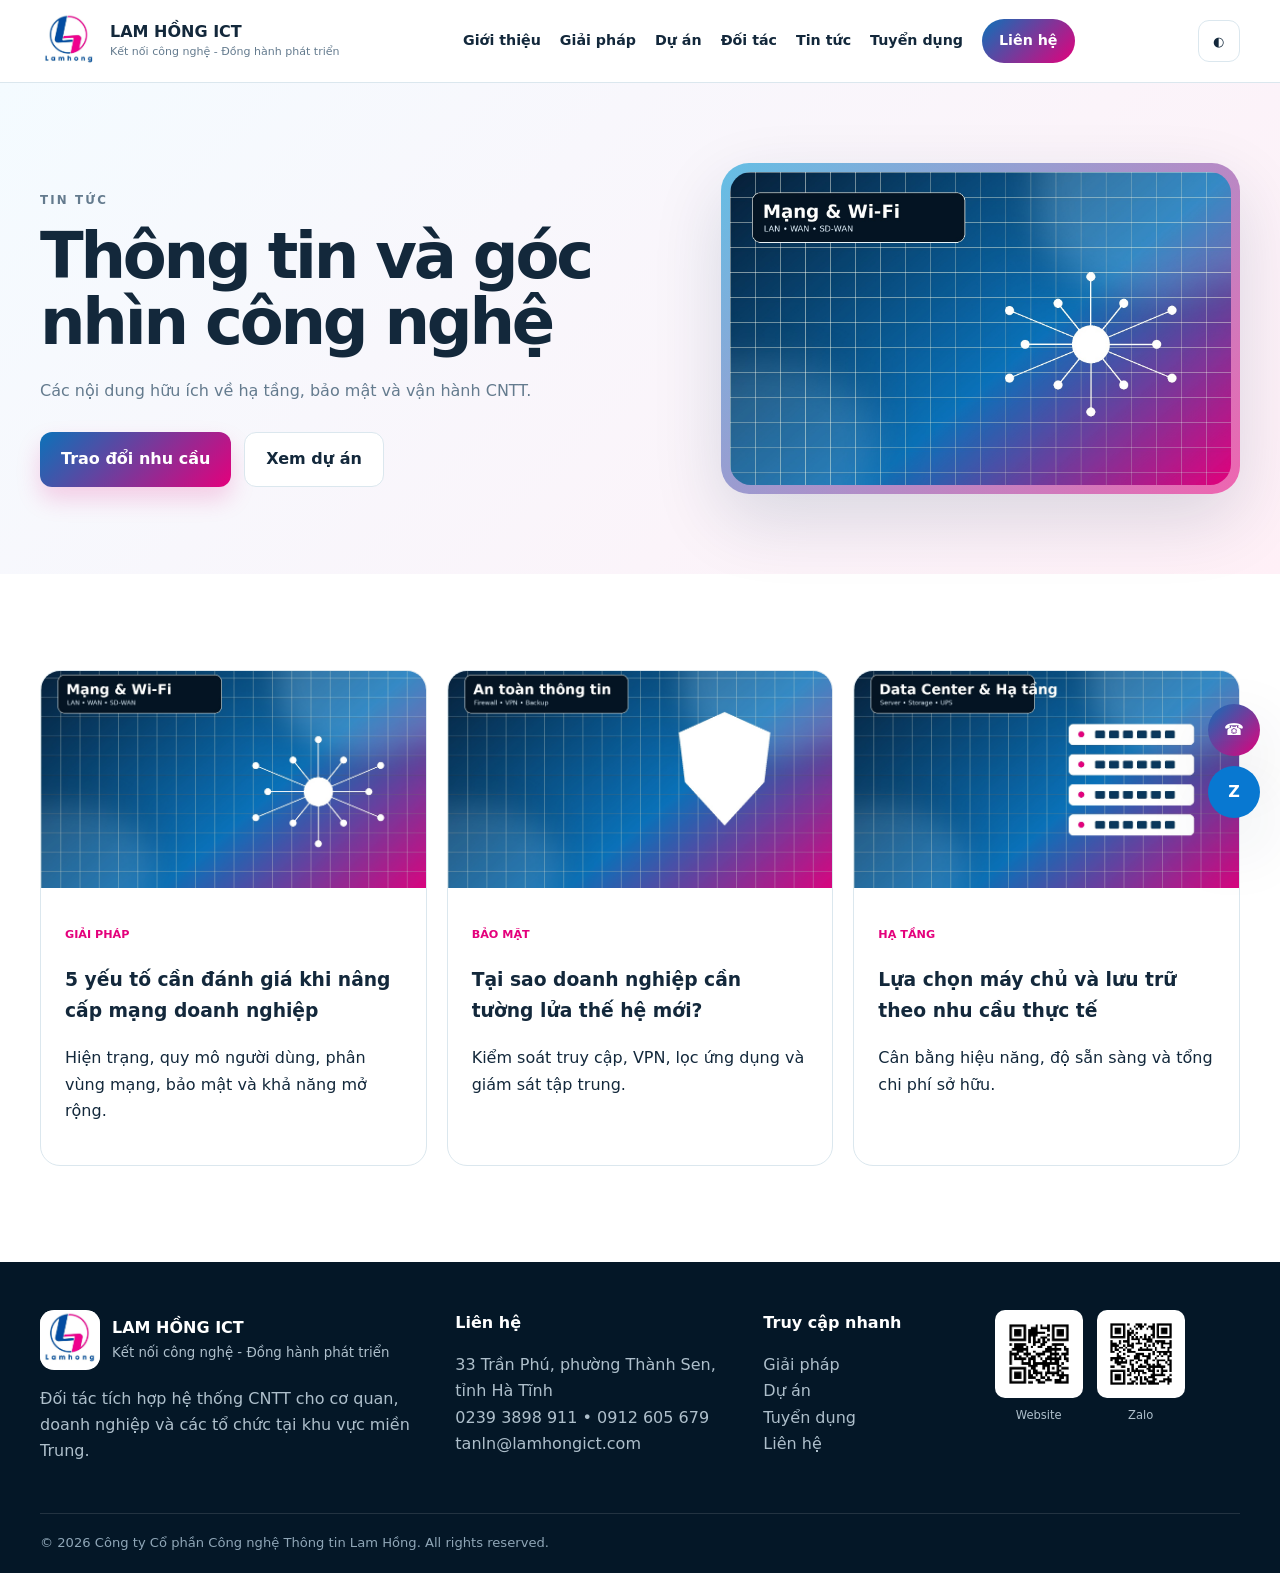
<file: news.html>
<!doctype html><html lang="vi"><head><meta charset="utf-8"><meta name="viewport" content="width=device-width,initial-scale=1">
<meta name="theme-color" content="#062d50"><meta name="robots" content="index,follow">
<link rel="icon" href="logo.jpg"><link rel="apple-touch-icon" href="logo.jpg">
<link rel="manifest" href="manifest.webmanifest"><link rel="stylesheet" href="style.css">
<meta property="og:type" content="website"><meta property="og:site_name" content="LAM HỒNG ICT">
<meta property="og:image" content="https://www.lamhongict.com/hero.jpg">
<meta name="twitter:card" content="summary_large_image">
<title>Tin tức | LAM HỒNG ICT</title><meta name="description" content="Góc nhìn và thông tin công nghệ.">
<link rel="canonical" href="https://www.lamhongict.com/news.html"><meta property="og:title" content="Tin tức | LAM HỒNG ICT"><meta property="og:description" content="Góc nhìn và thông tin công nghệ."><meta property="og:url" content="https://www.lamhongict.com/news.html">
<script type="application/ld+json">{"@context": "https://schema.org", "@type": "Organization", "name": "Công ty Cổ phần Công nghệ Thông tin Lam Hồng", "alternateName": "LAM HỒNG ICT", "url": "https://www.lamhongict.com", "logo": "https://www.lamhongict.com/logo.jpg", "email": "tanln@lamhongict.com", "telephone": "+84-912-605-679", "address": {"@type": "PostalAddress", "streetAddress": "33 Trần Phú", "addressLocality": "Thành Sen", "addressRegion": "Hà Tĩnh", "addressCountry": "VN"}, "foundingDate": "2003"}</script></head>
<body><div class="page-progress"></div><header class="site-header"><div class="container nav-wrap">
<a class="brand" href="index.html"><img src="logo.jpg" alt="Logo LAM HỒNG ICT"><span><strong>LAM HỒNG ICT</strong><small>Kết nối công nghệ - Đồng hành phát triển</small></span></a>
<button class="nav-toggle" aria-label="Mở menu" aria-expanded="false"><i></i><i></i><i></i></button>
<nav class="main-nav"><a href="about.html">Giới thiệu</a><a href="solutions.html">Giải pháp</a><a href="projects.html">Dự án</a><a href="partners.html">Đối tác</a><a href="news.html">Tin tức</a><a href="careers.html">Tuyển dụng</a><a class="nav-cta" href="contact.html">Liên hệ</a></nav>
<div class="nav-actions"><button class="theme-toggle" aria-label="Đổi giao diện">◐</button></div></div></header><main><section class="page-hero"><div class="container page-hero-grid">
<div class="reveal"><p class="eyebrow">TIN TỨC</p><h1>Thông tin và góc nhìn công nghệ</h1><p>Các nội dung hữu ích về hạ tầng, bảo mật và vận hành CNTT.</p><div class="actions"><a class="btn primary" href="contact.html">Trao đổi nhu cầu</a><a class="btn secondary" href="projects.html">Xem dự án</a></div></div>
<div class="media-frame reveal"><img src="solution-network.jpg" alt="" loading="eager"></div></div></section>
<section class="section"><div class="container news-grid"><article><img src="solution-network.jpg"><div><span>GIẢI PHÁP</span><h3>5 yếu tố cần đánh giá khi nâng cấp mạng doanh nghiệp</h3><p>Hiện trạng, quy mô người dùng, phân vùng mạng, bảo mật và khả năng mở rộng.</p></div></article><article><img src="solution-security.jpg"><div><span>BẢO MẬT</span><h3>Tại sao doanh nghiệp cần tường lửa thế hệ mới?</h3><p>Kiểm soát truy cập, VPN, lọc ứng dụng và giám sát tập trung.</p></div></article><article><img src="solution-server.jpg"><div><span>HẠ TẦNG</span><h3>Lựa chọn máy chủ và lưu trữ theo nhu cầu thực tế</h3><p>Cân bằng hiệu năng, độ sẵn sàng và tổng chi phí sở hữu.</p></div></article></div></section></main><footer class="site-footer"><div class="container footer-grid">
<div class="footer-about"><div class="footer-brand"><img src="logo.jpg" alt=""><div><strong>LAM HỒNG ICT</strong><small>Kết nối công nghệ - Đồng hành phát triển</small></div></div><p>Đối tác tích hợp hệ thống CNTT cho cơ quan, doanh nghiệp và các tổ chức tại khu vực miền Trung.</p></div>
<div><strong>Liên hệ</strong><p>33 Trần Phú, phường Thành Sen, tỉnh Hà Tĩnh<br>0239 3898 911 • 0912 605 679<br><a href="mailto:tanln@lamhongict.com">tanln@lamhongict.com</a></p></div>
<div><strong>Truy cập nhanh</strong><p><a href="solutions.html">Giải pháp</a><br><a href="projects.html">Dự án</a><br><a href="careers.html">Tuyển dụng</a><br><a href="contact.html">Liên hệ</a></p></div>
<div class="qr-group"><figure><img src="qr-website.png"><figcaption>Website</figcaption></figure><figure><img src="qr-zalo.png"><figcaption>Zalo</figcaption></figure></div>
</div><div class="container copyright">© 2026 Công ty Cổ phần Công nghệ Thông tin Lam Hồng. All rights reserved.</div></footer>
<div class="float-stack"><a class="float-btn" href="tel:+84912605679" aria-label="Gọi điện">☎</a><a class="float-btn zalo" href="https://zalo.me/84912605679" target="_blank" rel="noopener" aria-label="Zalo">Z</a><button class="float-btn back-top" aria-label="Lên đầu trang">↑</button></div>
<script src="main.js"></script></body></html>
</file>
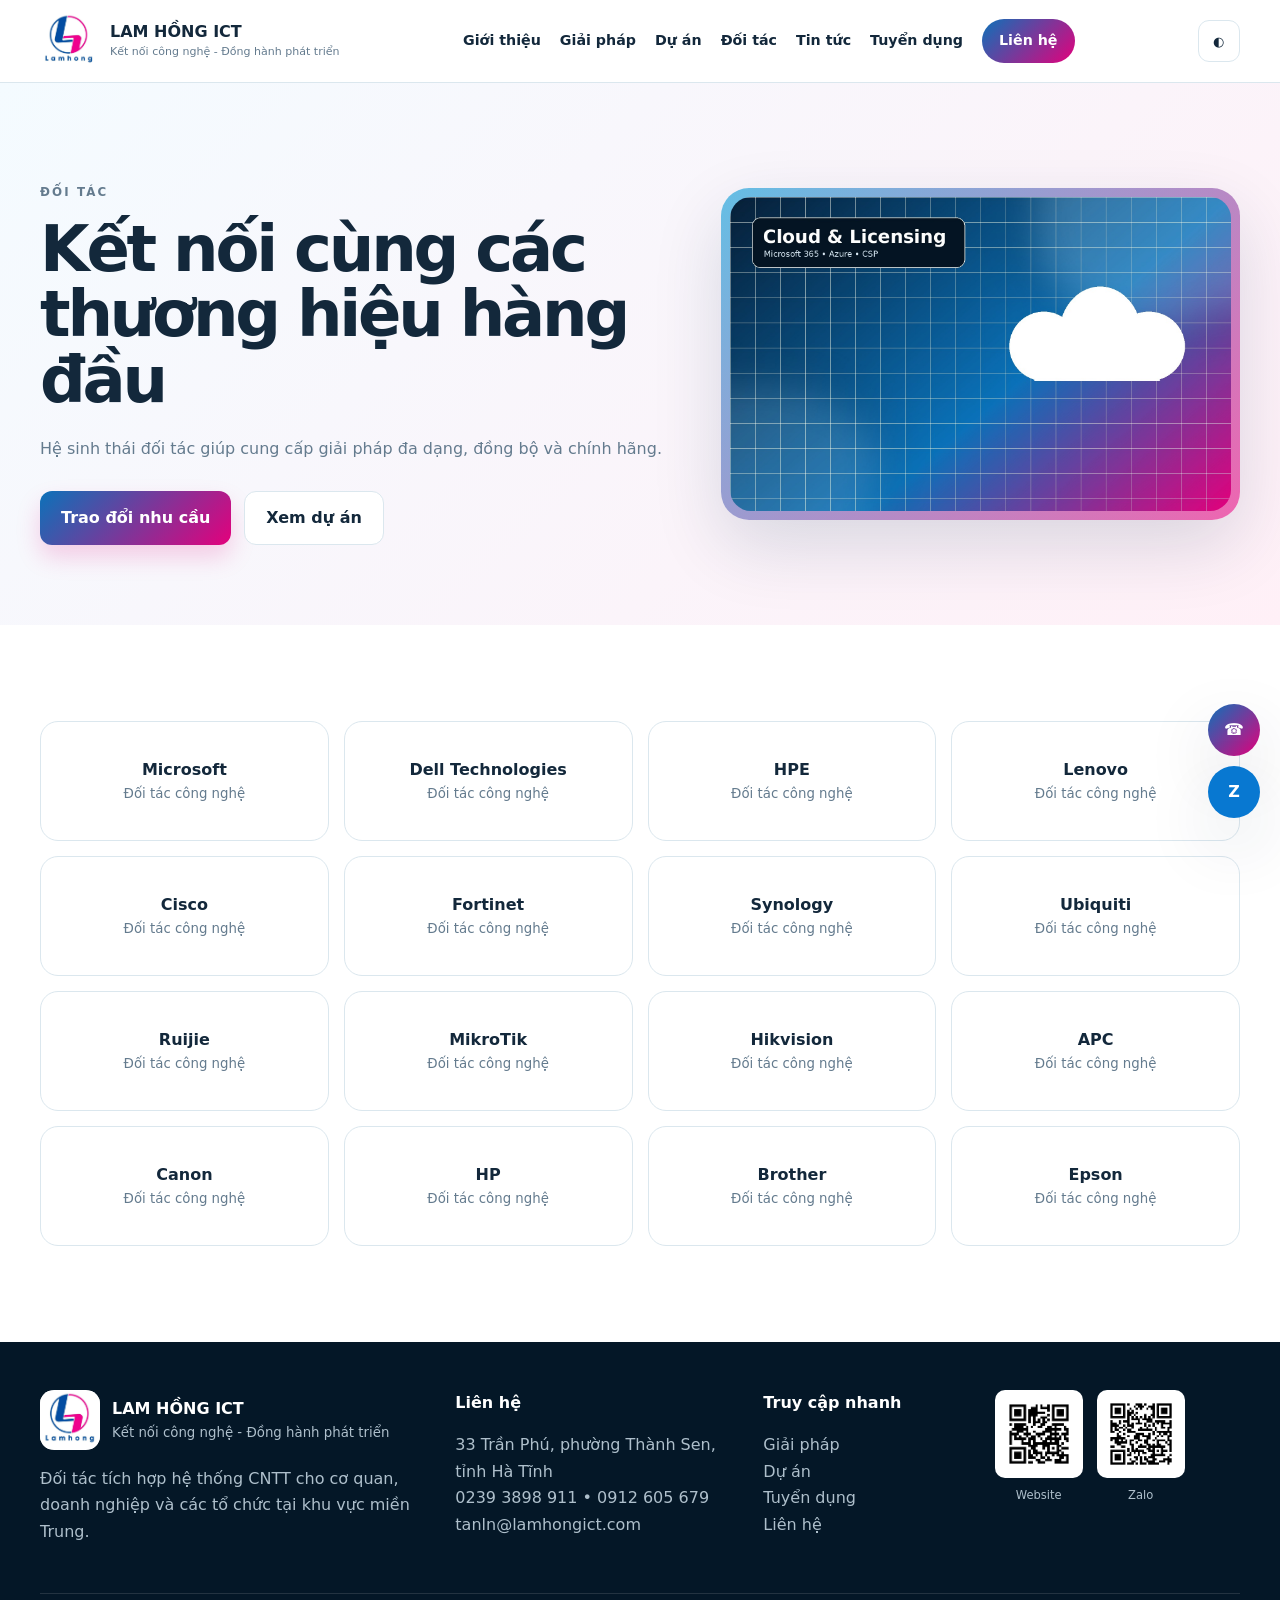
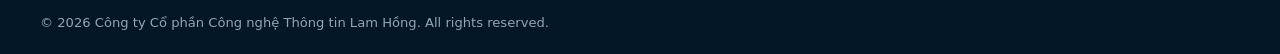
<file: partners.html>
<!doctype html><html lang="vi"><head><meta charset="utf-8"><meta name="viewport" content="width=device-width,initial-scale=1">
<meta name="theme-color" content="#062d50"><meta name="robots" content="index,follow">
<link rel="icon" href="logo.jpg"><link rel="apple-touch-icon" href="logo.jpg">
<link rel="manifest" href="manifest.webmanifest"><link rel="stylesheet" href="style.css">
<meta property="og:type" content="website"><meta property="og:site_name" content="LAM HỒNG ICT">
<meta property="og:image" content="https://www.lamhongict.com/hero.jpg">
<meta name="twitter:card" content="summary_large_image">
<title>Đối tác | LAM HỒNG ICT</title><meta name="description" content="Hệ sinh thái đối tác công nghệ của LAM HỒNG ICT.">
<link rel="canonical" href="https://www.lamhongict.com/partners.html"><meta property="og:title" content="Đối tác | LAM HỒNG ICT"><meta property="og:description" content="Hệ sinh thái đối tác công nghệ của LAM HỒNG ICT."><meta property="og:url" content="https://www.lamhongict.com/partners.html">
<script type="application/ld+json">{"@context": "https://schema.org", "@type": "Organization", "name": "Công ty Cổ phần Công nghệ Thông tin Lam Hồng", "alternateName": "LAM HỒNG ICT", "url": "https://www.lamhongict.com", "logo": "https://www.lamhongict.com/logo.jpg", "email": "tanln@lamhongict.com", "telephone": "+84-912-605-679", "address": {"@type": "PostalAddress", "streetAddress": "33 Trần Phú", "addressLocality": "Thành Sen", "addressRegion": "Hà Tĩnh", "addressCountry": "VN"}, "foundingDate": "2003"}</script></head>
<body><div class="page-progress"></div><header class="site-header"><div class="container nav-wrap">
<a class="brand" href="index.html"><img src="logo.jpg" alt="Logo LAM HỒNG ICT"><span><strong>LAM HỒNG ICT</strong><small>Kết nối công nghệ - Đồng hành phát triển</small></span></a>
<button class="nav-toggle" aria-label="Mở menu" aria-expanded="false"><i></i><i></i><i></i></button>
<nav class="main-nav"><a href="about.html">Giới thiệu</a><a href="solutions.html">Giải pháp</a><a href="projects.html">Dự án</a><a href="partners.html">Đối tác</a><a href="news.html">Tin tức</a><a href="careers.html">Tuyển dụng</a><a class="nav-cta" href="contact.html">Liên hệ</a></nav>
<div class="nav-actions"><button class="theme-toggle" aria-label="Đổi giao diện">◐</button></div></div></header><main><section class="page-hero"><div class="container page-hero-grid">
<div class="reveal"><p class="eyebrow">ĐỐI TÁC</p><h1>Kết nối cùng các thương hiệu hàng đầu</h1><p>Hệ sinh thái đối tác giúp cung cấp giải pháp đa dạng, đồng bộ và chính hãng.</p><div class="actions"><a class="btn primary" href="contact.html">Trao đổi nhu cầu</a><a class="btn secondary" href="projects.html">Xem dự án</a></div></div>
<div class="media-frame reveal"><img src="solution-cloud.jpg" alt="" loading="eager"></div></div></section><section class="section"><div class="container partners-grid"><article><span>Microsoft</span><small>Đối tác công nghệ</small></article><article><span>Dell Technologies</span><small>Đối tác công nghệ</small></article><article><span>HPE</span><small>Đối tác công nghệ</small></article><article><span>Lenovo</span><small>Đối tác công nghệ</small></article><article><span>Cisco</span><small>Đối tác công nghệ</small></article><article><span>Fortinet</span><small>Đối tác công nghệ</small></article><article><span>Synology</span><small>Đối tác công nghệ</small></article><article><span>Ubiquiti</span><small>Đối tác công nghệ</small></article><article><span>Ruijie</span><small>Đối tác công nghệ</small></article><article><span>MikroTik</span><small>Đối tác công nghệ</small></article><article><span>Hikvision</span><small>Đối tác công nghệ</small></article><article><span>APC</span><small>Đối tác công nghệ</small></article><article><span>Canon</span><small>Đối tác công nghệ</small></article><article><span>HP</span><small>Đối tác công nghệ</small></article><article><span>Brother</span><small>Đối tác công nghệ</small></article><article><span>Epson</span><small>Đối tác công nghệ</small></article></div></section></main><footer class="site-footer"><div class="container footer-grid">
<div class="footer-about"><div class="footer-brand"><img src="logo.jpg" alt=""><div><strong>LAM HỒNG ICT</strong><small>Kết nối công nghệ - Đồng hành phát triển</small></div></div><p>Đối tác tích hợp hệ thống CNTT cho cơ quan, doanh nghiệp và các tổ chức tại khu vực miền Trung.</p></div>
<div><strong>Liên hệ</strong><p>33 Trần Phú, phường Thành Sen, tỉnh Hà Tĩnh<br>0239 3898 911 • 0912 605 679<br><a href="mailto:tanln@lamhongict.com">tanln@lamhongict.com</a></p></div>
<div><strong>Truy cập nhanh</strong><p><a href="solutions.html">Giải pháp</a><br><a href="projects.html">Dự án</a><br><a href="careers.html">Tuyển dụng</a><br><a href="contact.html">Liên hệ</a></p></div>
<div class="qr-group"><figure><img src="qr-website.png"><figcaption>Website</figcaption></figure><figure><img src="qr-zalo.png"><figcaption>Zalo</figcaption></figure></div>
</div><div class="container copyright">© 2026 Công ty Cổ phần Công nghệ Thông tin Lam Hồng. All rights reserved.</div></footer>
<div class="float-stack"><a class="float-btn" href="tel:+84912605679" aria-label="Gọi điện">☎</a><a class="float-btn zalo" href="https://zalo.me/84912605679" target="_blank" rel="noopener" aria-label="Zalo">Z</a><button class="float-btn back-top" aria-label="Lên đầu trang">↑</button></div>
<script src="main.js"></script></body></html>
</file>
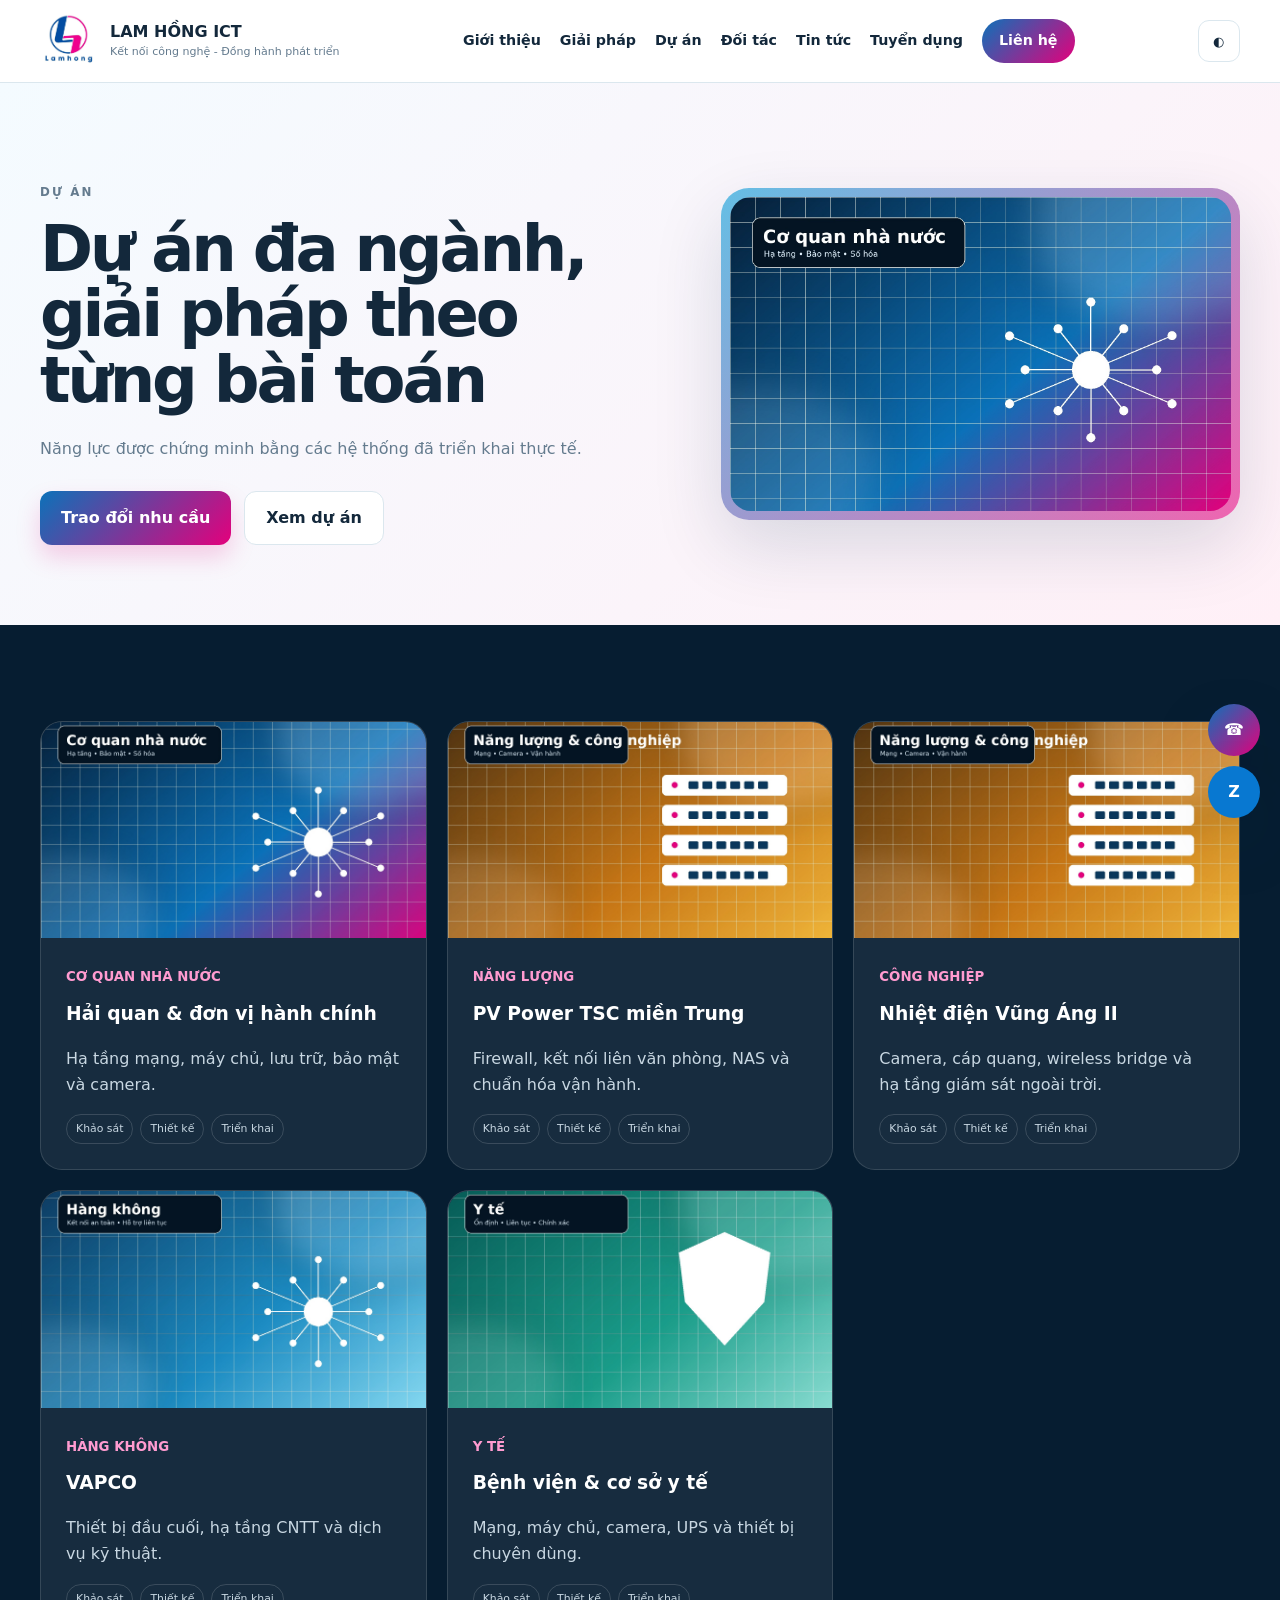
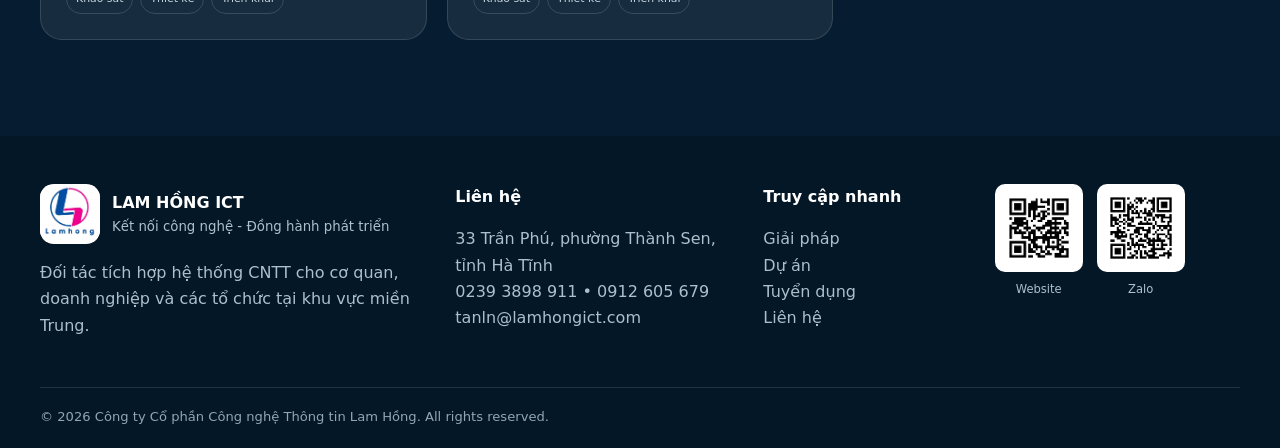
<file: projects.html>
<!doctype html><html lang="vi"><head><meta charset="utf-8"><meta name="viewport" content="width=device-width,initial-scale=1">
<meta name="theme-color" content="#062d50"><meta name="robots" content="index,follow">
<link rel="icon" href="logo.jpg"><link rel="apple-touch-icon" href="logo.jpg">
<link rel="manifest" href="manifest.webmanifest"><link rel="stylesheet" href="style.css">
<meta property="og:type" content="website"><meta property="og:site_name" content="LAM HỒNG ICT">
<meta property="og:image" content="https://www.lamhongict.com/hero.jpg">
<meta name="twitter:card" content="summary_large_image">
<title>Dự án | LAM HỒNG ICT</title><meta name="description" content="Các dự án tiêu biểu của LAM HỒNG ICT.">
<link rel="canonical" href="https://www.lamhongict.com/projects.html"><meta property="og:title" content="Dự án | LAM HỒNG ICT"><meta property="og:description" content="Các dự án tiêu biểu của LAM HỒNG ICT."><meta property="og:url" content="https://www.lamhongict.com/projects.html">
<script type="application/ld+json">{"@context": "https://schema.org", "@type": "Organization", "name": "Công ty Cổ phần Công nghệ Thông tin Lam Hồng", "alternateName": "LAM HỒNG ICT", "url": "https://www.lamhongict.com", "logo": "https://www.lamhongict.com/logo.jpg", "email": "tanln@lamhongict.com", "telephone": "+84-912-605-679", "address": {"@type": "PostalAddress", "streetAddress": "33 Trần Phú", "addressLocality": "Thành Sen", "addressRegion": "Hà Tĩnh", "addressCountry": "VN"}, "foundingDate": "2003"}</script></head>
<body><div class="page-progress"></div><header class="site-header"><div class="container nav-wrap">
<a class="brand" href="index.html"><img src="logo.jpg" alt="Logo LAM HỒNG ICT"><span><strong>LAM HỒNG ICT</strong><small>Kết nối công nghệ - Đồng hành phát triển</small></span></a>
<button class="nav-toggle" aria-label="Mở menu" aria-expanded="false"><i></i><i></i><i></i></button>
<nav class="main-nav"><a href="about.html">Giới thiệu</a><a href="solutions.html">Giải pháp</a><a href="projects.html">Dự án</a><a href="partners.html">Đối tác</a><a href="news.html">Tin tức</a><a href="careers.html">Tuyển dụng</a><a class="nav-cta" href="contact.html">Liên hệ</a></nav>
<div class="nav-actions"><button class="theme-toggle" aria-label="Đổi giao diện">◐</button></div></div></header><main><section class="page-hero"><div class="container page-hero-grid">
<div class="reveal"><p class="eyebrow">DỰ ÁN</p><h1>Dự án đa ngành, giải pháp theo từng bài toán</h1><p>Năng lực được chứng minh bằng các hệ thống đã triển khai thực tế.</p><div class="actions"><a class="btn primary" href="contact.html">Trao đổi nhu cầu</a><a class="btn secondary" href="projects.html">Xem dự án</a></div></div>
<div class="media-frame reveal"><img src="project-gov.jpg" alt="" loading="eager"></div></div></section><section class="section dark"><div class="container project-grid"><article class="project-card reveal"><img src="project-gov.jpg" loading="lazy"><div><small>CƠ QUAN NHÀ NƯỚC</small><h3>Hải quan & đơn vị hành chính</h3><p>Hạ tầng mạng, máy chủ, lưu trữ, bảo mật và camera.</p><div class="tags"><span>Khảo sát</span><span>Thiết kế</span><span>Triển khai</span></div></div></article><article class="project-card reveal"><img src="project-energy.jpg" loading="lazy"><div><small>NĂNG LƯỢNG</small><h3>PV Power TSC miền Trung</h3><p>Firewall, kết nối liên văn phòng, NAS và chuẩn hóa vận hành.</p><div class="tags"><span>Khảo sát</span><span>Thiết kế</span><span>Triển khai</span></div></div></article><article class="project-card reveal"><img src="project-energy.jpg" loading="lazy"><div><small>CÔNG NGHIỆP</small><h3>Nhiệt điện Vũng Áng II</h3><p>Camera, cáp quang, wireless bridge và hạ tầng giám sát ngoài trời.</p><div class="tags"><span>Khảo sát</span><span>Thiết kế</span><span>Triển khai</span></div></div></article><article class="project-card reveal"><img src="project-aviation.jpg" loading="lazy"><div><small>HÀNG KHÔNG</small><h3>VAPCO</h3><p>Thiết bị đầu cuối, hạ tầng CNTT và dịch vụ kỹ thuật.</p><div class="tags"><span>Khảo sát</span><span>Thiết kế</span><span>Triển khai</span></div></div></article><article class="project-card reveal"><img src="project-health.jpg" loading="lazy"><div><small>Y TẾ</small><h3>Bệnh viện & cơ sở y tế</h3><p>Mạng, máy chủ, camera, UPS và thiết bị chuyên dùng.</p><div class="tags"><span>Khảo sát</span><span>Thiết kế</span><span>Triển khai</span></div></div></article></div></section></main><footer class="site-footer"><div class="container footer-grid">
<div class="footer-about"><div class="footer-brand"><img src="logo.jpg" alt=""><div><strong>LAM HỒNG ICT</strong><small>Kết nối công nghệ - Đồng hành phát triển</small></div></div><p>Đối tác tích hợp hệ thống CNTT cho cơ quan, doanh nghiệp và các tổ chức tại khu vực miền Trung.</p></div>
<div><strong>Liên hệ</strong><p>33 Trần Phú, phường Thành Sen, tỉnh Hà Tĩnh<br>0239 3898 911 • 0912 605 679<br><a href="mailto:tanln@lamhongict.com">tanln@lamhongict.com</a></p></div>
<div><strong>Truy cập nhanh</strong><p><a href="solutions.html">Giải pháp</a><br><a href="projects.html">Dự án</a><br><a href="careers.html">Tuyển dụng</a><br><a href="contact.html">Liên hệ</a></p></div>
<div class="qr-group"><figure><img src="qr-website.png"><figcaption>Website</figcaption></figure><figure><img src="qr-zalo.png"><figcaption>Zalo</figcaption></figure></div>
</div><div class="container copyright">© 2026 Công ty Cổ phần Công nghệ Thông tin Lam Hồng. All rights reserved.</div></footer>
<div class="float-stack"><a class="float-btn" href="tel:+84912605679" aria-label="Gọi điện">☎</a><a class="float-btn zalo" href="https://zalo.me/84912605679" target="_blank" rel="noopener" aria-label="Zalo">Z</a><button class="float-btn back-top" aria-label="Lên đầu trang">↑</button></div>
<script src="main.js"></script></body></html>
</file>
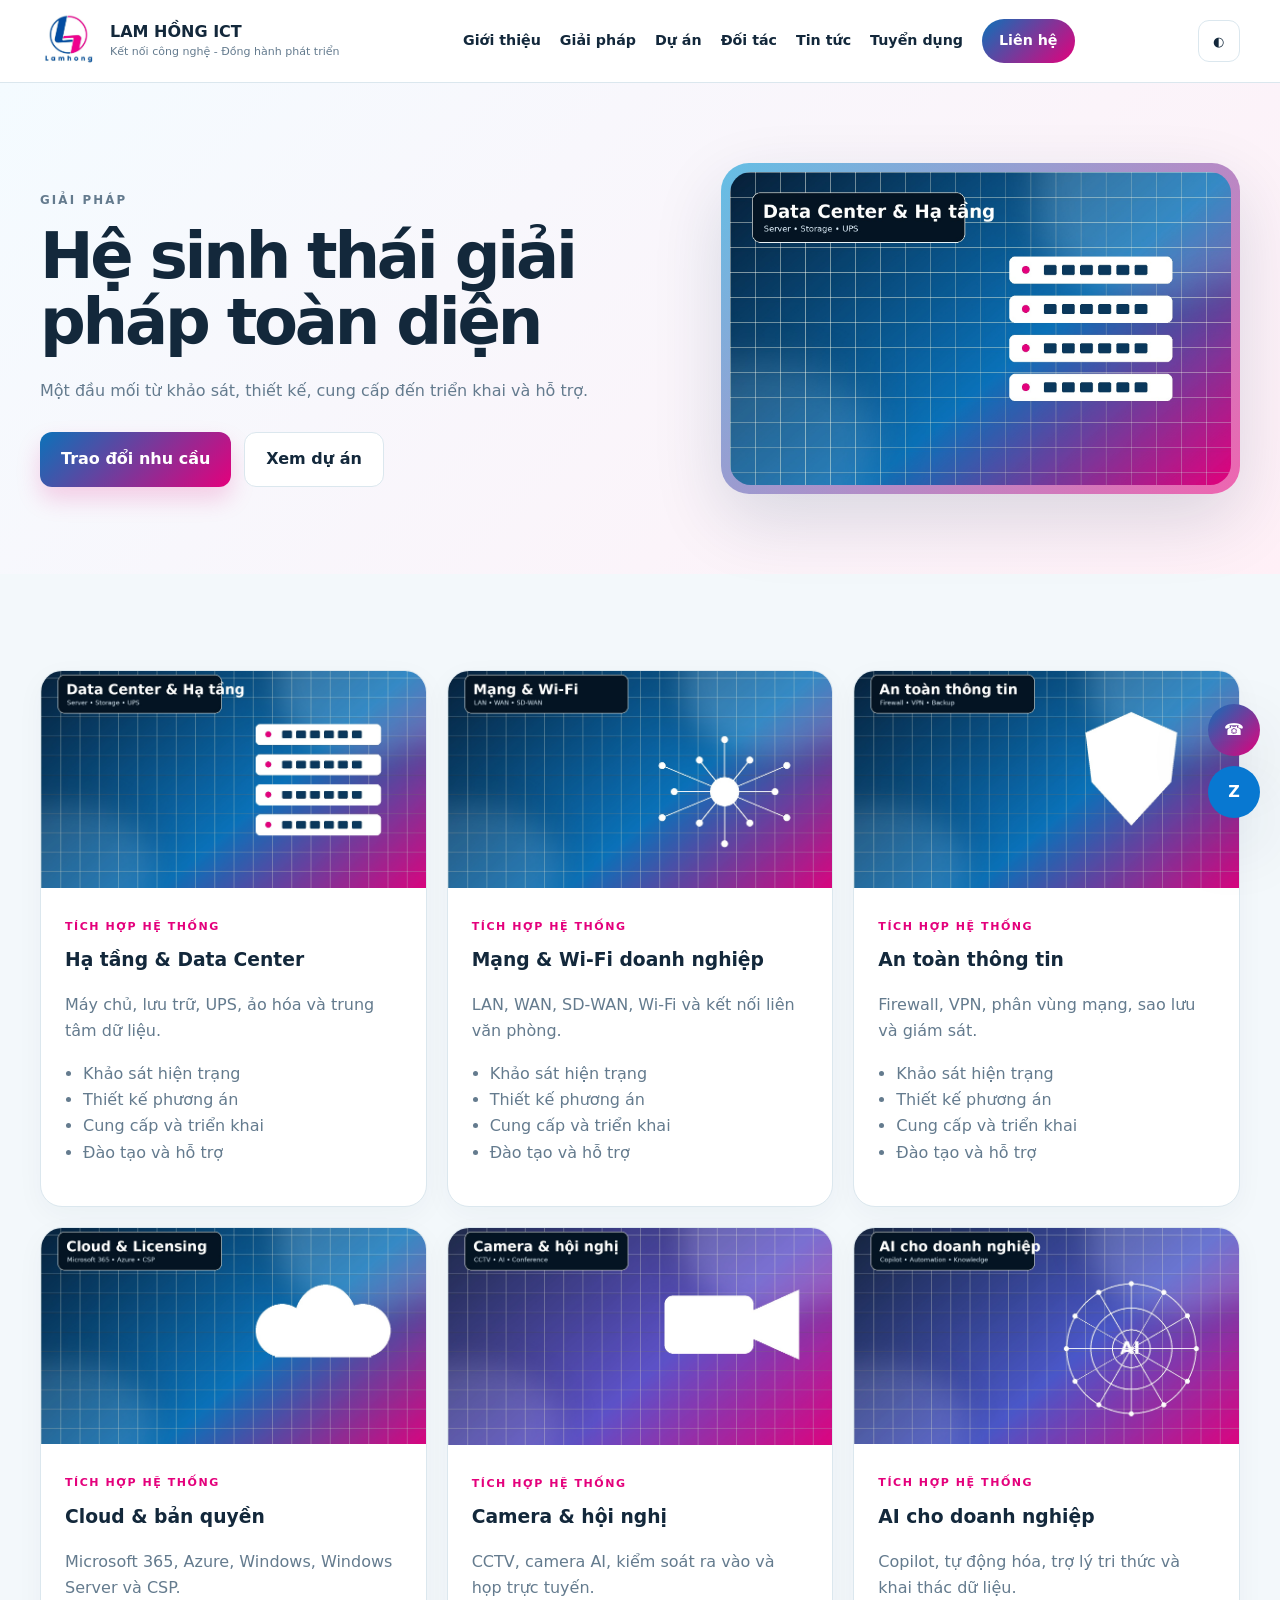
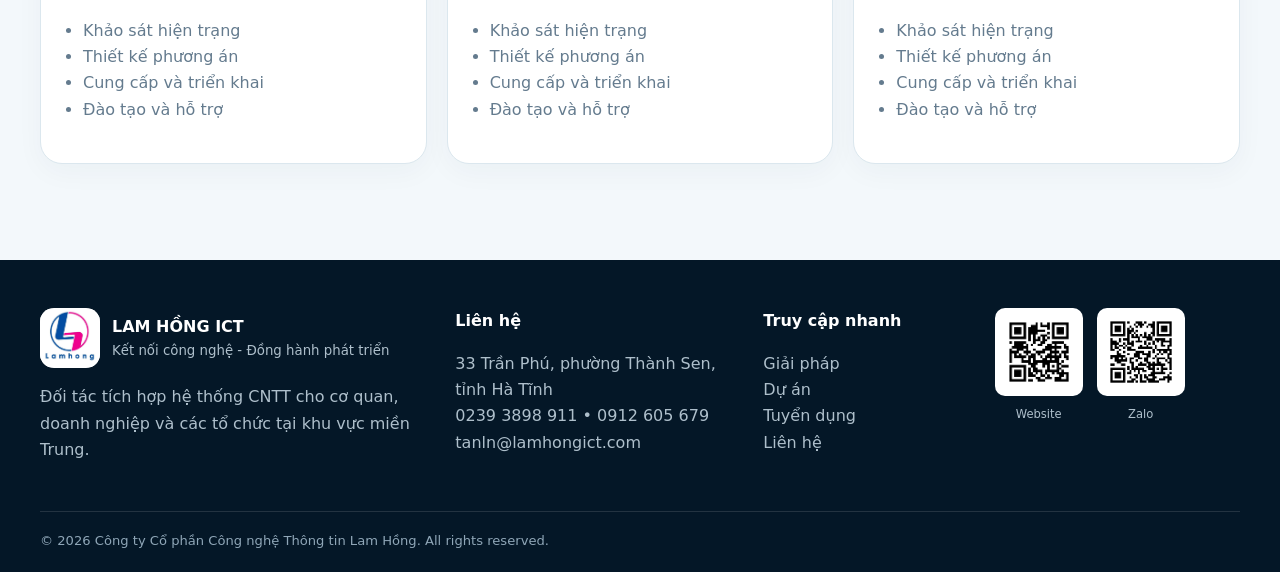
<file: solutions.html>
<!doctype html><html lang="vi"><head><meta charset="utf-8"><meta name="viewport" content="width=device-width,initial-scale=1">
<meta name="theme-color" content="#062d50"><meta name="robots" content="index,follow">
<link rel="icon" href="logo.jpg"><link rel="apple-touch-icon" href="logo.jpg">
<link rel="manifest" href="manifest.webmanifest"><link rel="stylesheet" href="style.css">
<meta property="og:type" content="website"><meta property="og:site_name" content="LAM HỒNG ICT">
<meta property="og:image" content="https://www.lamhongict.com/hero.jpg">
<meta name="twitter:card" content="summary_large_image">
<title>Giải pháp | LAM HỒNG ICT</title><meta name="description" content="Hệ sinh thái giải pháp hạ tầng, mạng, bảo mật, cloud, camera và AI.">
<link rel="canonical" href="https://www.lamhongict.com/solutions.html"><meta property="og:title" content="Giải pháp | LAM HỒNG ICT"><meta property="og:description" content="Hệ sinh thái giải pháp hạ tầng, mạng, bảo mật, cloud, camera và AI."><meta property="og:url" content="https://www.lamhongict.com/solutions.html">
<script type="application/ld+json">{"@context": "https://schema.org", "@type": "Organization", "name": "Công ty Cổ phần Công nghệ Thông tin Lam Hồng", "alternateName": "LAM HỒNG ICT", "url": "https://www.lamhongict.com", "logo": "https://www.lamhongict.com/logo.jpg", "email": "tanln@lamhongict.com", "telephone": "+84-912-605-679", "address": {"@type": "PostalAddress", "streetAddress": "33 Trần Phú", "addressLocality": "Thành Sen", "addressRegion": "Hà Tĩnh", "addressCountry": "VN"}, "foundingDate": "2003"}</script></head>
<body><div class="page-progress"></div><header class="site-header"><div class="container nav-wrap">
<a class="brand" href="index.html"><img src="logo.jpg" alt="Logo LAM HỒNG ICT"><span><strong>LAM HỒNG ICT</strong><small>Kết nối công nghệ - Đồng hành phát triển</small></span></a>
<button class="nav-toggle" aria-label="Mở menu" aria-expanded="false"><i></i><i></i><i></i></button>
<nav class="main-nav"><a href="about.html">Giới thiệu</a><a href="solutions.html">Giải pháp</a><a href="projects.html">Dự án</a><a href="partners.html">Đối tác</a><a href="news.html">Tin tức</a><a href="careers.html">Tuyển dụng</a><a class="nav-cta" href="contact.html">Liên hệ</a></nav>
<div class="nav-actions"><button class="theme-toggle" aria-label="Đổi giao diện">◐</button></div></div></header><main><section class="page-hero"><div class="container page-hero-grid">
<div class="reveal"><p class="eyebrow">GIẢI PHÁP</p><h1>Hệ sinh thái giải pháp toàn diện</h1><p>Một đầu mối từ khảo sát, thiết kế, cung cấp đến triển khai và hỗ trợ.</p><div class="actions"><a class="btn primary" href="contact.html">Trao đổi nhu cầu</a><a class="btn secondary" href="projects.html">Xem dự án</a></div></div>
<div class="media-frame reveal"><img src="solution-server.jpg" alt="" loading="eager"></div></div></section><section class="section soft"><div class="container visual-grid"><article class="visual-card reveal"><img src="solution-server.jpg" loading="lazy"><div><span class="card-kicker">TÍCH HỢP HỆ THỐNG</span><h3>Hạ tầng & Data Center</h3><p>Máy chủ, lưu trữ, UPS, ảo hóa và trung tâm dữ liệu.</p><ul><li>Khảo sát hiện trạng</li><li>Thiết kế phương án</li><li>Cung cấp và triển khai</li><li>Đào tạo và hỗ trợ</li></ul></div></article><article class="visual-card reveal"><img src="solution-network.jpg" loading="lazy"><div><span class="card-kicker">TÍCH HỢP HỆ THỐNG</span><h3>Mạng & Wi‑Fi doanh nghiệp</h3><p>LAN, WAN, SD‑WAN, Wi‑Fi và kết nối liên văn phòng.</p><ul><li>Khảo sát hiện trạng</li><li>Thiết kế phương án</li><li>Cung cấp và triển khai</li><li>Đào tạo và hỗ trợ</li></ul></div></article><article class="visual-card reveal"><img src="solution-security.jpg" loading="lazy"><div><span class="card-kicker">TÍCH HỢP HỆ THỐNG</span><h3>An toàn thông tin</h3><p>Firewall, VPN, phân vùng mạng, sao lưu và giám sát.</p><ul><li>Khảo sát hiện trạng</li><li>Thiết kế phương án</li><li>Cung cấp và triển khai</li><li>Đào tạo và hỗ trợ</li></ul></div></article><article class="visual-card reveal"><img src="solution-cloud.jpg" loading="lazy"><div><span class="card-kicker">TÍCH HỢP HỆ THỐNG</span><h3>Cloud & bản quyền</h3><p>Microsoft 365, Azure, Windows, Windows Server và CSP.</p><ul><li>Khảo sát hiện trạng</li><li>Thiết kế phương án</li><li>Cung cấp và triển khai</li><li>Đào tạo và hỗ trợ</li></ul></div></article><article class="visual-card reveal"><img src="solution-camera.jpg" loading="lazy"><div><span class="card-kicker">TÍCH HỢP HỆ THỐNG</span><h3>Camera & hội nghị</h3><p>CCTV, camera AI, kiểm soát ra vào và họp trực tuyến.</p><ul><li>Khảo sát hiện trạng</li><li>Thiết kế phương án</li><li>Cung cấp và triển khai</li><li>Đào tạo và hỗ trợ</li></ul></div></article><article class="visual-card reveal"><img src="solution-ai.jpg" loading="lazy"><div><span class="card-kicker">TÍCH HỢP HỆ THỐNG</span><h3>AI cho doanh nghiệp</h3><p>Copilot, tự động hóa, trợ lý tri thức và khai thác dữ liệu.</p><ul><li>Khảo sát hiện trạng</li><li>Thiết kế phương án</li><li>Cung cấp và triển khai</li><li>Đào tạo và hỗ trợ</li></ul></div></article></div></section></main><footer class="site-footer"><div class="container footer-grid">
<div class="footer-about"><div class="footer-brand"><img src="logo.jpg" alt=""><div><strong>LAM HỒNG ICT</strong><small>Kết nối công nghệ - Đồng hành phát triển</small></div></div><p>Đối tác tích hợp hệ thống CNTT cho cơ quan, doanh nghiệp và các tổ chức tại khu vực miền Trung.</p></div>
<div><strong>Liên hệ</strong><p>33 Trần Phú, phường Thành Sen, tỉnh Hà Tĩnh<br>0239 3898 911 • 0912 605 679<br><a href="mailto:tanln@lamhongict.com">tanln@lamhongict.com</a></p></div>
<div><strong>Truy cập nhanh</strong><p><a href="solutions.html">Giải pháp</a><br><a href="projects.html">Dự án</a><br><a href="careers.html">Tuyển dụng</a><br><a href="contact.html">Liên hệ</a></p></div>
<div class="qr-group"><figure><img src="qr-website.png"><figcaption>Website</figcaption></figure><figure><img src="qr-zalo.png"><figcaption>Zalo</figcaption></figure></div>
</div><div class="container copyright">© 2026 Công ty Cổ phần Công nghệ Thông tin Lam Hồng. All rights reserved.</div></footer>
<div class="float-stack"><a class="float-btn" href="tel:+84912605679" aria-label="Gọi điện">☎</a><a class="float-btn zalo" href="https://zalo.me/84912605679" target="_blank" rel="noopener" aria-label="Zalo">Z</a><button class="float-btn back-top" aria-label="Lên đầu trang">↑</button></div>
<script src="main.js"></script></body></html>
</file>
<file: style.css>
:root{--navy:#062d50;--navy2:#071f37;--blue:#0b72b9;--cyan:#25a7db;--pink:#e4007c;--ink:#13283b;--muted:#647b8e;--line:#dbe7ee;--soft:#f3f8fb;--card:#fff;--shadow:0 26px 70px rgba(6,45,80,.14)}
html[data-theme="dark"]{--ink:#e7f0f6;--muted:#9fb5c4;--line:#23435a;--soft:#0b2236;--card:#0e2a40}
*{box-sizing:border-box}html{scroll-behavior:smooth}body{margin:0;font-family:Inter,system-ui,-apple-system,"Segoe UI",sans-serif;color:var(--ink);background:var(--card);line-height:1.65;overflow-x:hidden;transition:.25s}a{text-decoration:none;color:inherit}img{max-width:100%}.container{width:min(1200px,calc(100% - 40px));margin:auto}.page-progress{position:fixed;left:0;top:0;height:3px;width:0;background:linear-gradient(90deg,var(--cyan),var(--pink));z-index:999}
.site-header{position:sticky;top:0;z-index:100;background:color-mix(in srgb,var(--card) 88%,transparent);backdrop-filter:blur(18px);border-bottom:1px solid var(--line)}.site-header.scrolled{box-shadow:0 10px 35px rgba(3,25,44,.09)}.nav-wrap{min-height:82px;display:flex;align-items:center;justify-content:space-between;gap:18px}.brand{display:flex;align-items:center;gap:12px}.brand img{width:58px;height:58px;object-fit:contain;border-radius:15px;background:#fff}.brand span{display:flex;flex-direction:column;line-height:1.15}.brand small{font-size:.69rem;color:var(--muted);margin-top:4px}.main-nav{display:flex;align-items:center;gap:19px;font-weight:760;font-size:.89rem}.main-nav a{position:relative}.main-nav a:not(.nav-cta):after{content:"";position:absolute;left:0;right:100%;bottom:-7px;height:2px;background:linear-gradient(90deg,var(--blue),var(--pink));transition:.25s}.main-nav a:hover:after{right:0}.nav-cta{padding:10px 17px;border-radius:999px;color:#fff;background:linear-gradient(135deg,var(--blue),var(--pink))}.nav-actions{display:flex}.theme-toggle,.nav-toggle{border:1px solid var(--line);background:var(--card);color:var(--ink);border-radius:11px}.theme-toggle{width:42px;height:42px}.nav-toggle{display:none;padding:8px}.nav-toggle i{display:block;width:24px;height:2px;background:var(--ink);margin:5px}
.hero{position:relative;padding:78px 0 72px;background:linear-gradient(135deg,#f4fbff,#eef8ff 54%,#fff0f7);overflow:hidden}html[data-theme="dark"] .hero,html[data-theme="dark"] .page-hero{background:linear-gradient(135deg,#071f37,#0b2942 54%,#30182b)}.hero-orb{position:absolute;border-radius:50%;filter:blur(18px);opacity:.34}.orb1{width:320px;height:320px;background:#25a7db;right:-80px;top:-70px}.orb2{width:260px;height:260px;background:#e4007c;left:-90px;bottom:-120px}.hero-grid{display:grid;grid-template-columns:1.08fr .92fr;align-items:center;gap:54px;position:relative}.pill{display:inline-flex;padding:8px 13px;border-radius:999px;background:color-mix(in srgb,var(--card) 78%,transparent);border:1px solid var(--line);font-size:.78rem;font-weight:760}.eyebrow{font-size:.74rem;letter-spacing:.18em;font-weight:900;color:var(--blue);margin:20px 0 14px}.hero h1,.heading h2,.page-hero h1,.cta h2{font-size:clamp(2.5rem,5vw,5.1rem);line-height:1.03;letter-spacing:-.05em;margin:0 0 22px}.hero h1 em{font-style:normal;display:block;background:linear-gradient(90deg,var(--blue),var(--pink));-webkit-background-clip:text;color:transparent}.hero-copy>p,.heading>p,.page-hero p{color:var(--muted)}.actions{display:flex;gap:13px;flex-wrap:wrap;margin-top:28px}.btn{display:inline-flex;align-items:center;justify-content:center;padding:13px 21px;border-radius:12px;font-weight:800;border:0}.primary{color:#fff;background:linear-gradient(135deg,var(--blue),var(--pink));box-shadow:0 12px 25px rgba(228,0,124,.18)}.secondary{background:var(--card);border:1px solid var(--line)}.light{background:#fff;color:var(--navy)}.outline{border:1px solid rgba(255,255,255,.5);color:#fff}.metrics{display:grid;grid-template-columns:repeat(4,1fr);gap:11px;margin-top:32px}.metrics article{padding:16px 14px;background:color-mix(in srgb,var(--card) 78%,transparent);border:1px solid var(--line);border-radius:16px}.metrics strong{font-size:1.65rem;color:var(--navy);display:block}html[data-theme="dark"] .metrics strong{color:#fff}.metrics span{font-size:.73rem;color:var(--muted)}.media-frame{position:relative;border-radius:28px;padding:9px;background:linear-gradient(135deg,rgba(37,167,219,.7),rgba(228,0,124,.58));box-shadow:var(--shadow)}.media-frame img{width:100%;display:block;border-radius:21px}.hero-media{transform:perspective(900px) rotateY(-4deg) rotateX(2deg)}
.trustbar{border-top:1px solid var(--line);border-bottom:1px solid var(--line);background:var(--card)}.trustbar .container{display:grid;grid-template-columns:repeat(4,1fr);text-align:center}.trustbar span{padding:20px 10px;font-size:.84rem;font-weight:760}.trustbar span+span{border-left:1px solid var(--line)}
.section{padding:96px 0}.soft{background:var(--soft)}.dark{background:#061d31;color:#fff}.heading{max-width:800px}.heading.center{text-align:center;margin:0 auto 44px}.heading h2{font-size:clamp(2rem,4vw,3.65rem)}.dark .heading p{color:#bdd0de}.split,.prose-grid,.contact-grid,.why-grid{display:grid;grid-template-columns:1fr .9fr;gap:58px;align-items:start}.text-link{color:var(--blue);font-weight:850}.visual-grid{display:grid;grid-template-columns:repeat(3,1fr);gap:20px}.visual-card{background:var(--card);border:1px solid var(--line);border-radius:22px;overflow:hidden;transition:.28s;box-shadow:0 8px 28px rgba(6,45,80,.04)}.visual-card:hover{transform:translateY(-8px);box-shadow:var(--shadow)}.visual-card img{width:100%;aspect-ratio:16/9;object-fit:cover;display:block}.visual-card>div{padding:24px}.visual-card h3{margin:7px 0 8px}.visual-card p,.visual-card li{color:var(--muted)}.visual-card b{color:var(--blue)}.visual-card ul{padding-left:18px}.card-kicker{font-size:.69rem;letter-spacing:.14em;font-weight:900;color:var(--pink)}
.project-grid{display:grid;grid-template-columns:repeat(3,1fr);gap:20px}.project-card{background:rgba(255,255,255,.07);border:1px solid rgba(255,255,255,.13);border-radius:22px;overflow:hidden;transition:.25s}.project-card:hover{transform:translateY(-6px)}.project-card img{width:100%;aspect-ratio:16/9;object-fit:cover;display:block}.project-card>div{padding:25px}.project-card small{color:#ff9bd0;font-weight:900}.project-card h3{margin:9px 0}.project-card p{color:#c8d7e2}.tags{display:flex;gap:7px;flex-wrap:wrap}.tags span{padding:5px 9px;border:1px solid rgba(255,255,255,.15);border-radius:999px;font-size:.68rem;color:#c8d7e2}.center{text-align:center;margin-top:32px}
.logo-marquee{overflow:hidden;border-top:1px solid var(--line);border-bottom:1px solid var(--line);padding:20px 0}.logo-track{display:flex;width:max-content;gap:14px;animation:marquee 28s linear infinite}.logo-track span{width:190px;height:78px;display:grid;place-items:center;border:1px solid var(--line);border-radius:15px;font-weight:850;color:var(--muted);background:var(--card)}@keyframes marquee{to{transform:translateX(-50%)}}
.why-cards{display:grid;grid-template-columns:1fr 1fr;gap:15px}.why-cards article,.values-grid article,.facts article{padding:25px;background:var(--card);border:1px solid var(--line);border-radius:19px}.why-cards b{font-size:1.7rem;color:var(--pink)}.why-cards h3{margin:7px 0}.why-cards p{color:var(--muted)}.facts{display:grid;grid-template-columns:1fr 1fr;gap:15px}.facts strong{font-size:2rem;color:var(--blue);display:block}.timeline{border-left:2px solid var(--line);padding-left:25px}.timeline article{position:relative;padding:3px 0 24px}.timeline article:before{content:"";position:absolute;width:13px;height:13px;border-radius:50%;background:var(--pink);left:-32px;top:8px}.timeline b{color:var(--blue)}.values-grid{display:grid;grid-template-columns:repeat(3,1fr);gap:18px}
.cta{padding:82px 0;background:linear-gradient(135deg,var(--navy),var(--blue) 58%,var(--pink));color:#fff}.cta-grid{display:grid;grid-template-columns:1fr auto;align-items:center;gap:40px}.cta p{color:#dbeaf3}.cta .eyebrow{color:#ffd0e8}
.page-hero{padding:80px 0;background:linear-gradient(135deg,#f4fbff,#fff0f7)}.page-hero-grid{display:grid;grid-template-columns:1fr .82fr;align-items:center;gap:48px}.page-hero h1{font-size:clamp(2.5rem,5vw,4.7rem)}
.partners-grid{display:grid;grid-template-columns:repeat(4,1fr);gap:15px}.partners-grid article{height:120px;border:1px solid var(--line);border-radius:18px;display:flex;flex-direction:column;align-items:center;justify-content:center;background:var(--card)}.partners-grid span{font-weight:900}.partners-grid small{color:var(--muted)}
.news-grid{display:grid;grid-template-columns:repeat(3,1fr);gap:20px}.news-grid article{border:1px solid var(--line);border-radius:20px;overflow:hidden;background:var(--card)}.news-grid img{width:100%;aspect-ratio:16/9;object-fit:cover}.news-grid article>div{padding:24px}.news-grid span{color:var(--pink);font-weight:900;font-size:.7rem}.contact-box,.contact-form{padding:28px;background:var(--soft);border-radius:22px}.contact-form label{display:block;font-weight:760;margin-bottom:16px}.contact-form input,.contact-form textarea{width:100%;margin-top:7px;padding:13px;border:1px solid var(--line);border-radius:10px;background:var(--card);color:var(--ink);font:inherit}.contact-actions{display:flex;gap:12px;flex-wrap:wrap}.map-wrap{margin-top:40px}.map-wrap iframe{width:100%;height:420px;border:0;border-radius:22px}
.site-footer{background:#041727;color:#fff;padding:48px 0 20px}.footer-grid{display:grid;grid-template-columns:1.25fr .9fr .65fr .8fr;gap:32px}.footer-brand{display:flex;gap:12px;align-items:center}.footer-brand img{width:60px;height:60px;object-fit:contain;border-radius:14px;background:#fff}.footer-brand div{display:flex;flex-direction:column}.site-footer p,.site-footer small{color:#aebfcb}.qr-group{display:flex;gap:14px}.qr-group figure{margin:0;text-align:center}.qr-group img{width:88px;border-radius:10px;background:#fff;padding:5px}.qr-group figcaption{font-size:.72rem;color:#aebfcb}.copyright{border-top:1px solid rgba(255,255,255,.12);padding-top:18px;margin-top:32px;color:#8fa6b7;font-size:.82rem}
.float-stack{position:fixed;right:20px;bottom:20px;display:flex;flex-direction:column;gap:10px;z-index:90}.float-btn{width:52px;height:52px;border-radius:50%;display:grid;place-items:center;border:0;background:linear-gradient(135deg,var(--blue),var(--pink));color:#fff;font-weight:900;box-shadow:var(--shadow)}.zalo{background:#0878d1}.back-top{opacity:0;pointer-events:none}.back-top.show{opacity:1;pointer-events:auto}.reveal{opacity:0;transform:translateY(24px);transition:.7s}.reveal.visible{opacity:1;transform:none}
@media(max-width:1020px){.main-nav{display:none;position:absolute;top:82px;left:20px;right:20px;flex-direction:column;align-items:stretch;background:var(--card);padding:18px;border:1px solid var(--line);border-radius:16px;box-shadow:var(--shadow)}.main-nav.open{display:flex}.nav-toggle{display:block}.hero-grid,.split,.prose-grid,.contact-grid,.why-grid,.cta-grid,.page-hero-grid{grid-template-columns:1fr}.visual-grid,.project-grid{grid-template-columns:repeat(2,1fr)}.partners-grid{grid-template-columns:repeat(3,1fr)}.metrics{grid-template-columns:repeat(2,1fr)}.footer-grid{grid-template-columns:1fr 1fr}}
@media(max-width:680px){.container{width:min(100% - 28px,1200px)}.brand small{display:none}.brand strong{font-size:.92rem}.nav-actions{gap:6px}.hero{padding:56px 0}.hero h1{font-size:2.62rem}.section{padding:72px 0}.visual-grid,.project-grid,.news-grid,.values-grid,.partners-grid,.why-cards{grid-template-columns:1fr}.trustbar .container{grid-template-columns:1fr 1fr}.trustbar span+span{border-left:0}.footer-grid{grid-template-columns:1fr}.qr-group{justify-content:flex-start}.hero-media{transform:none}}
</file>
